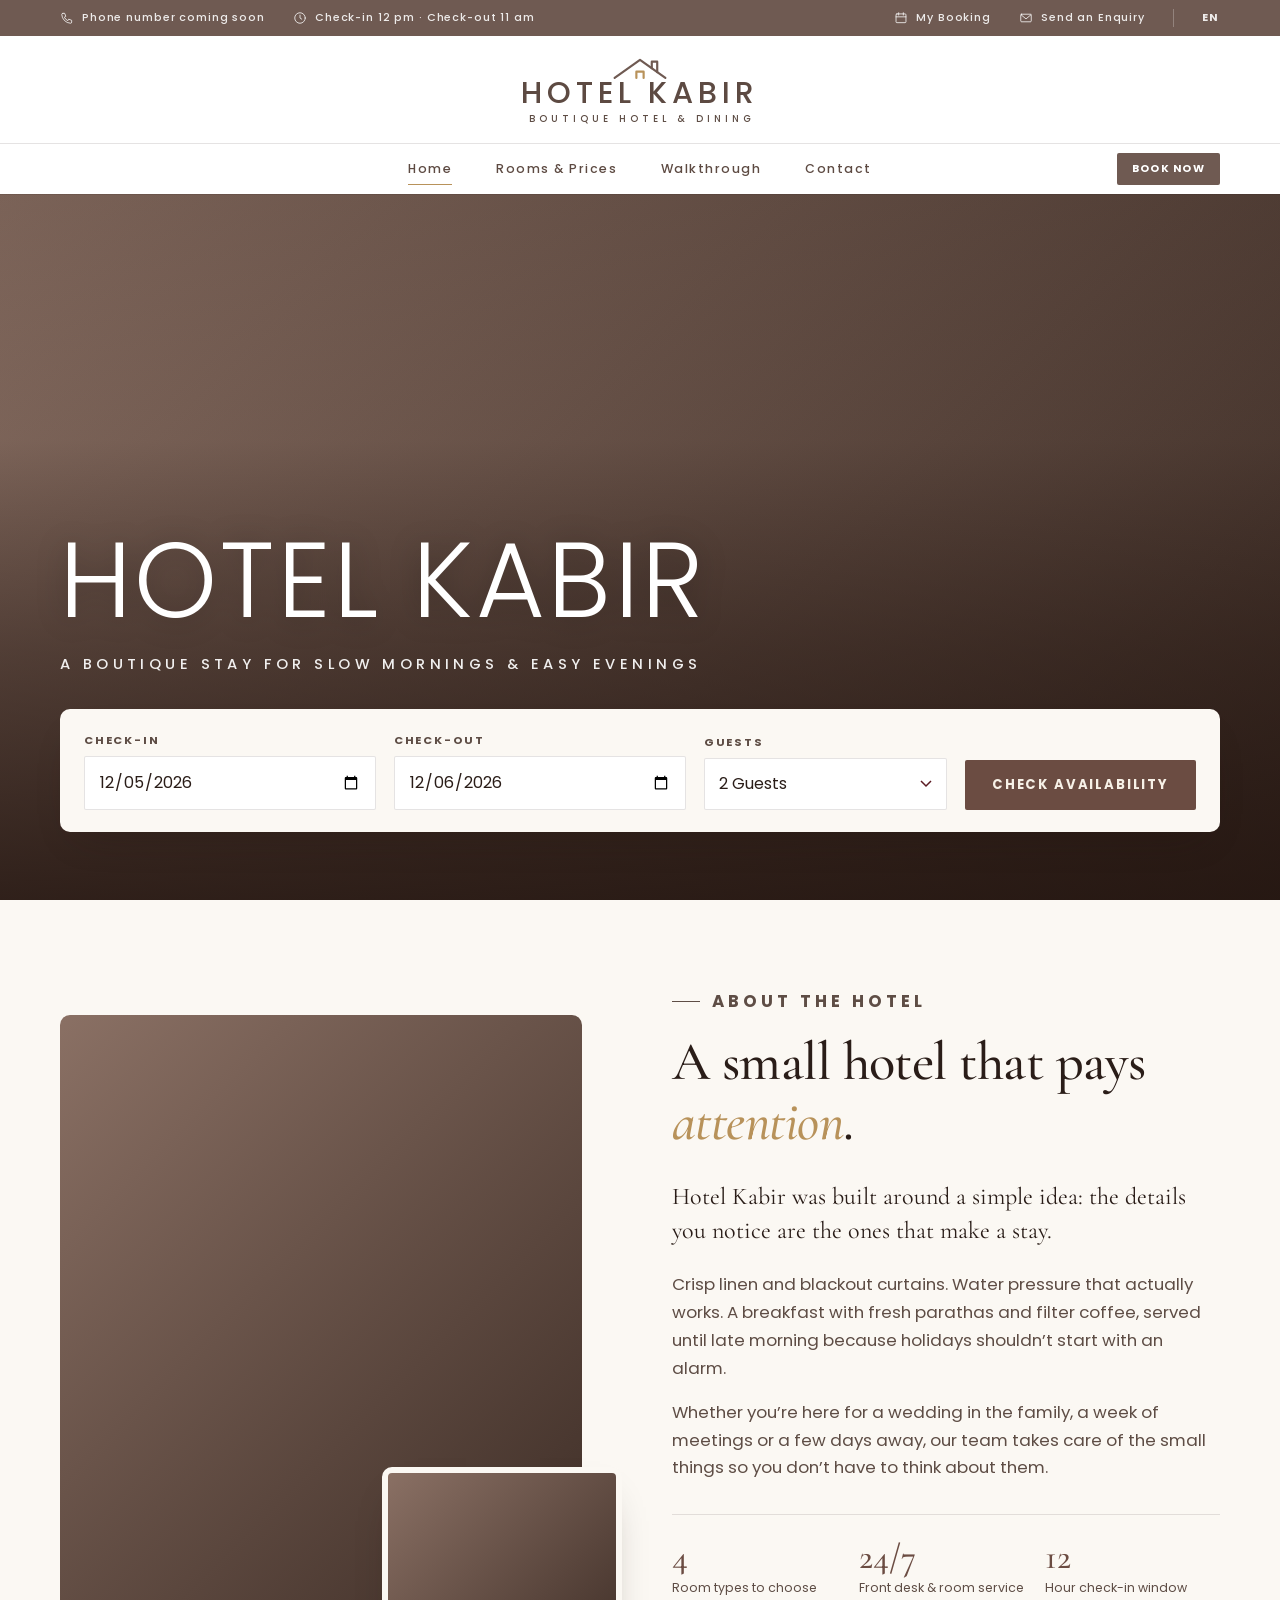
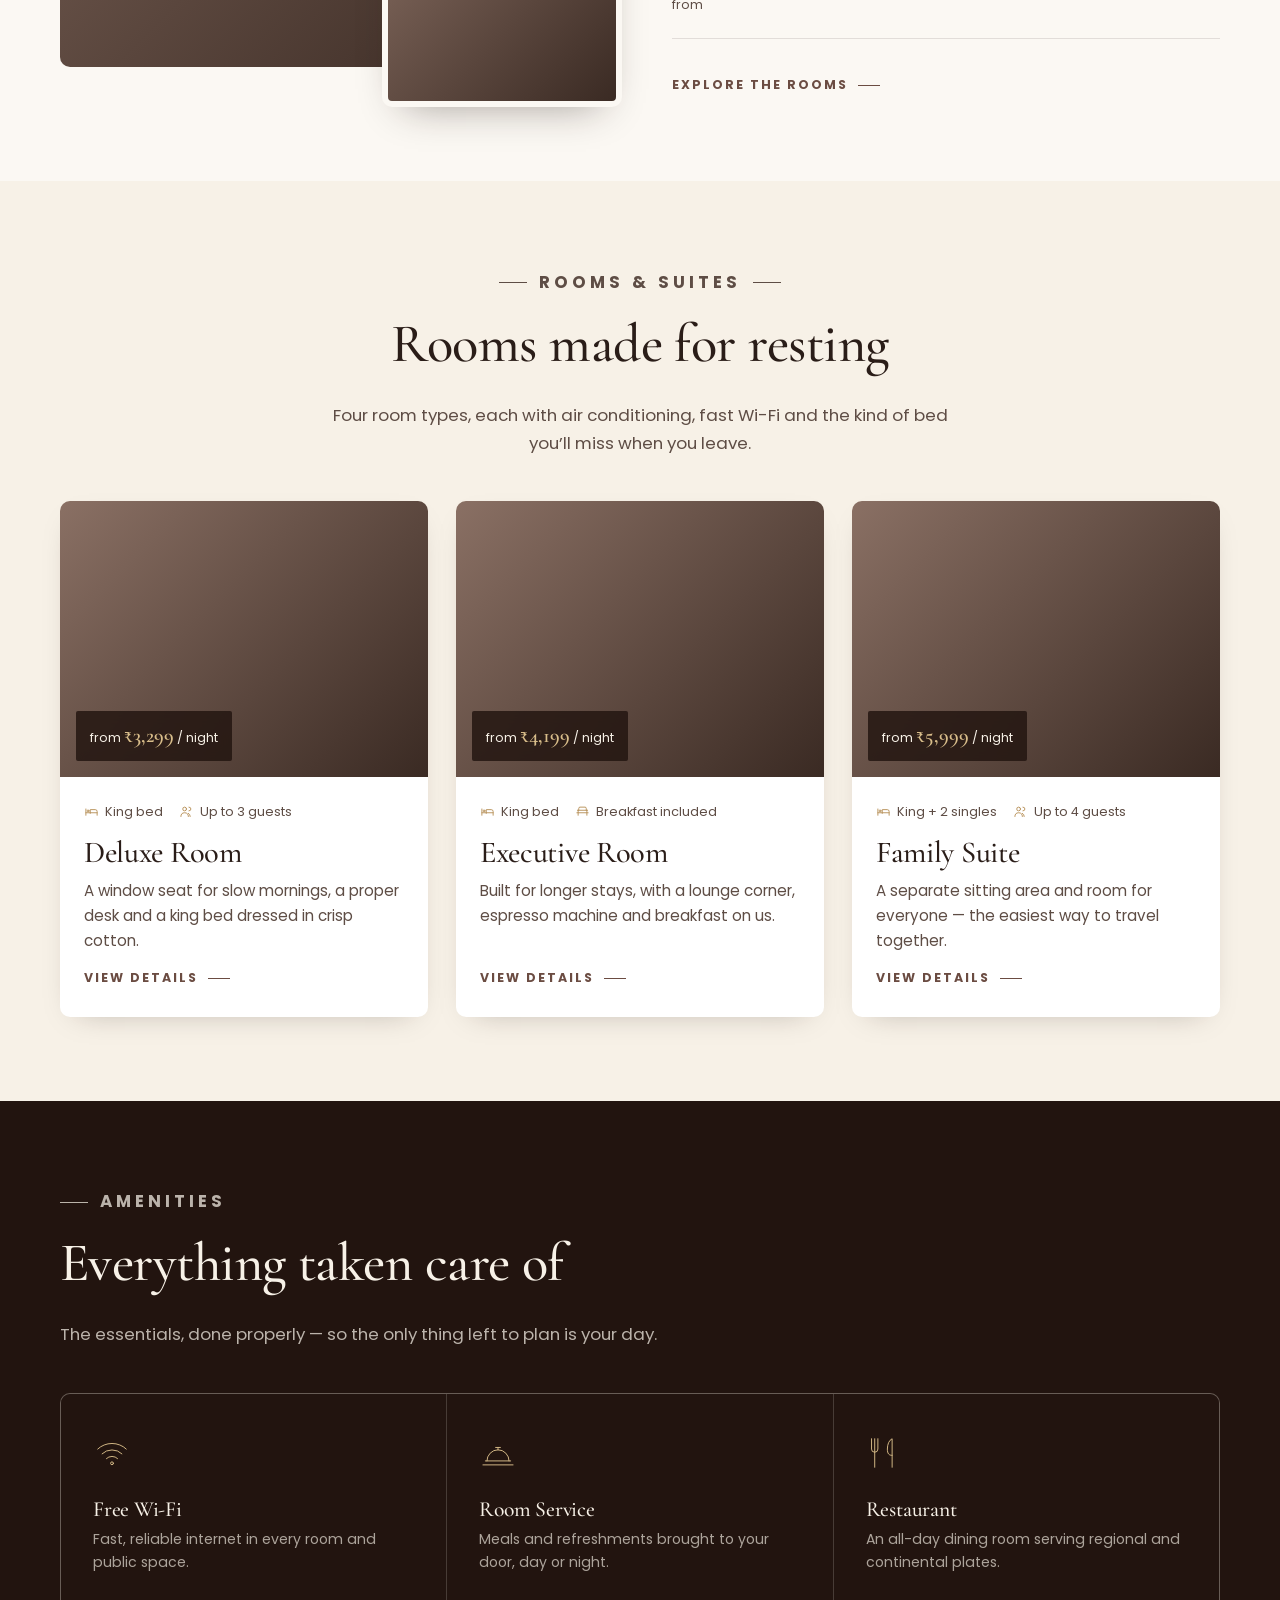
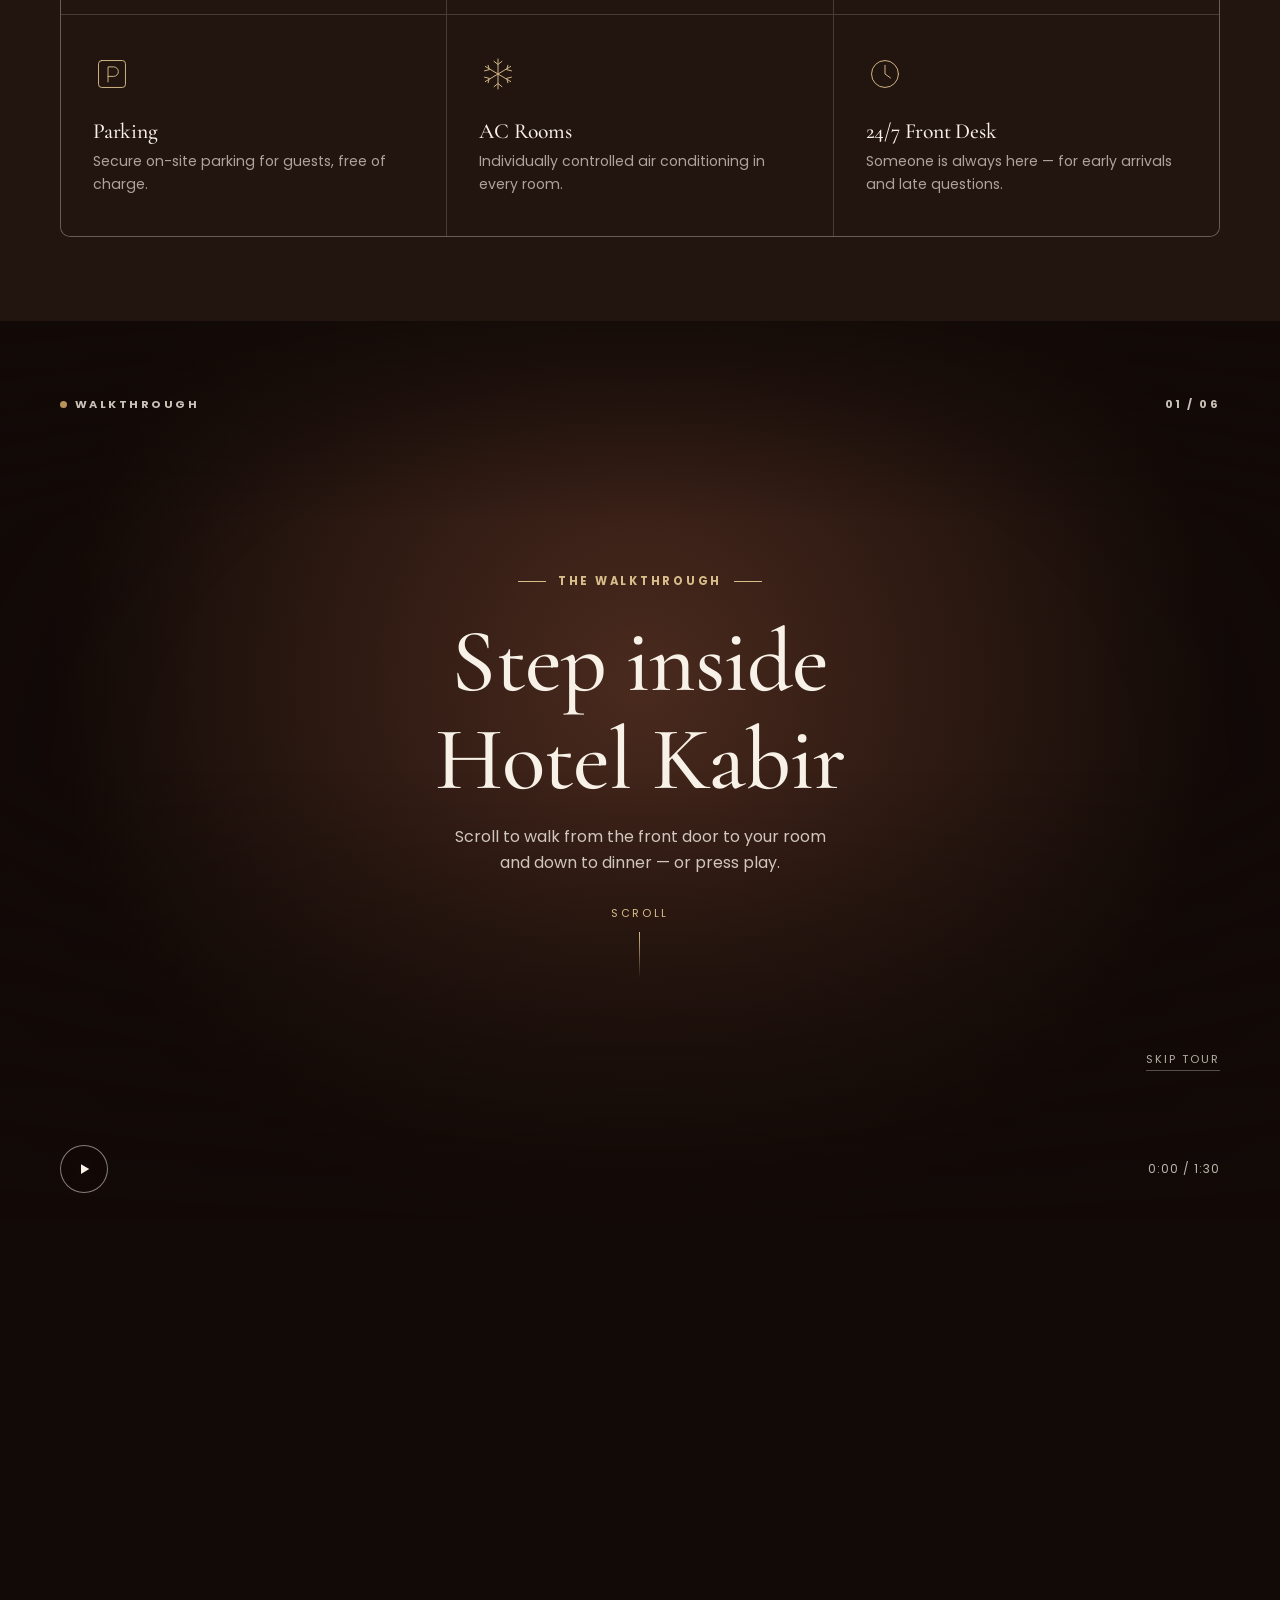
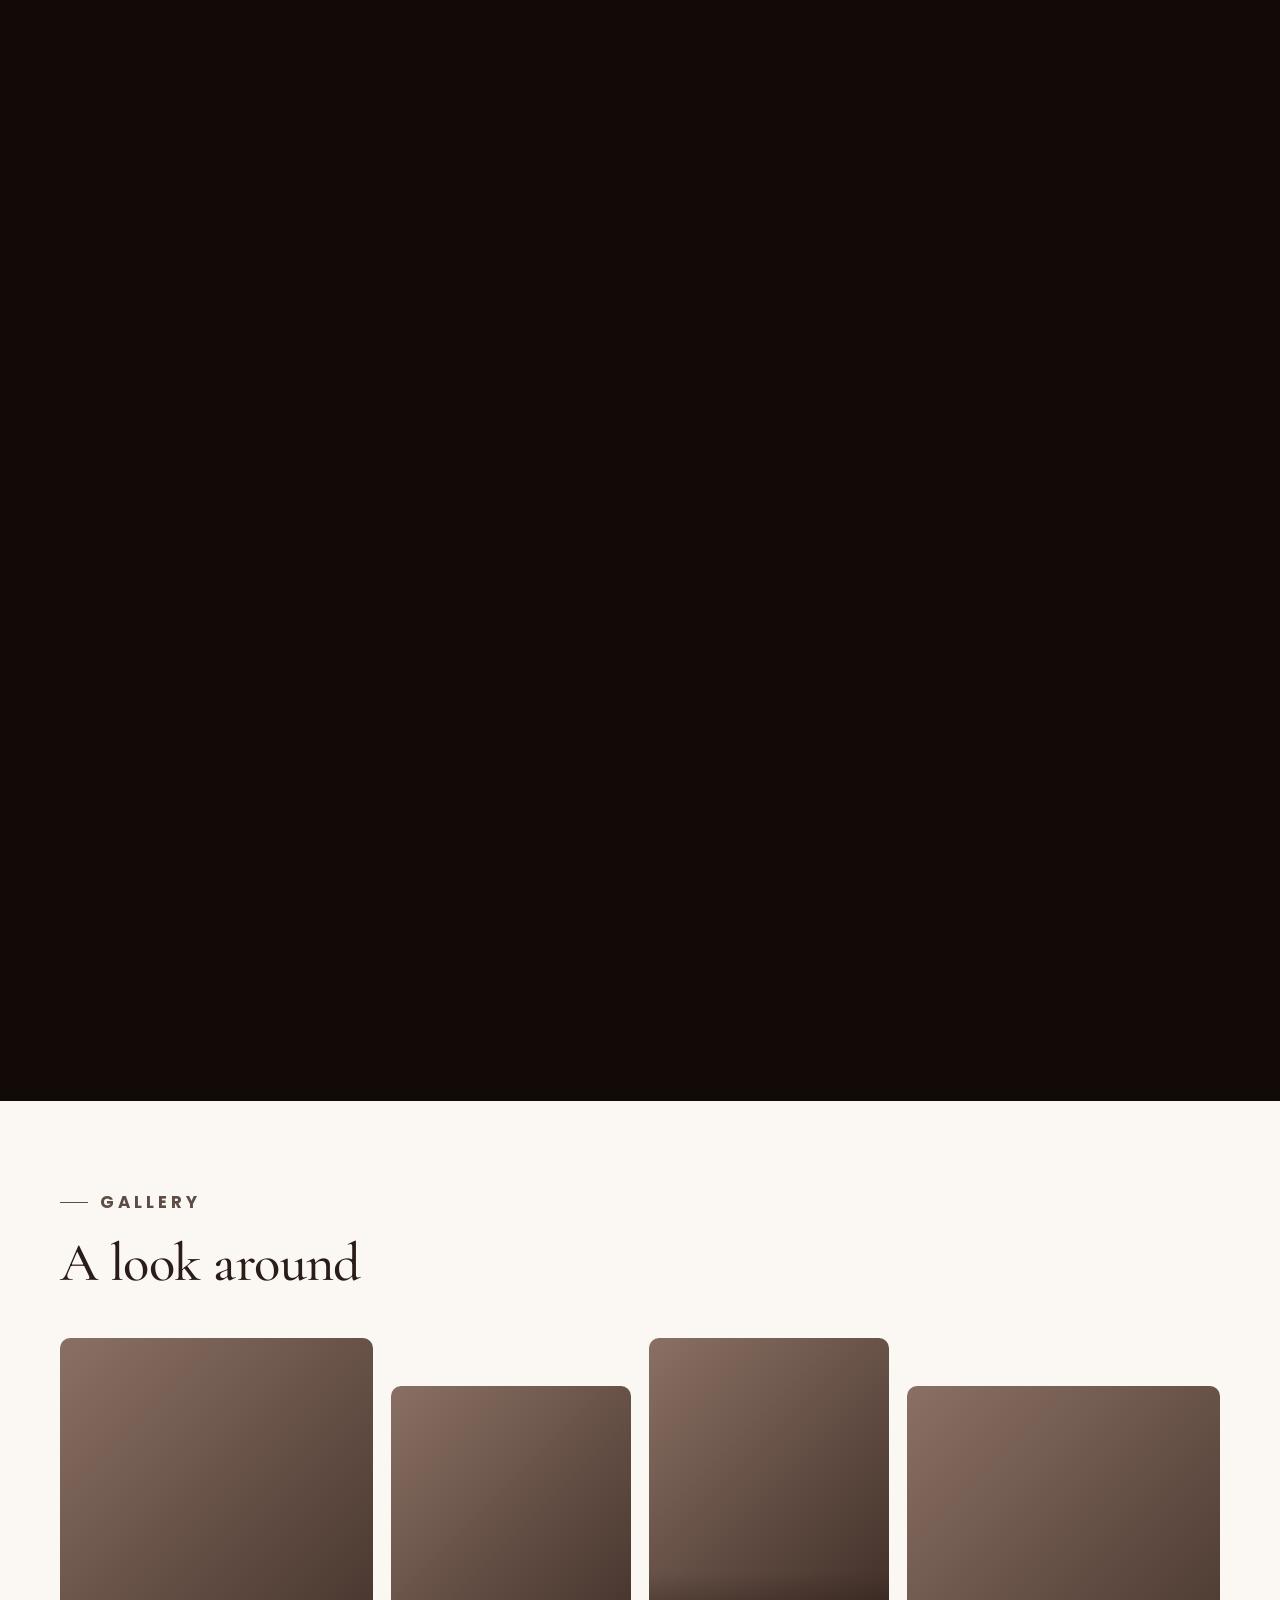
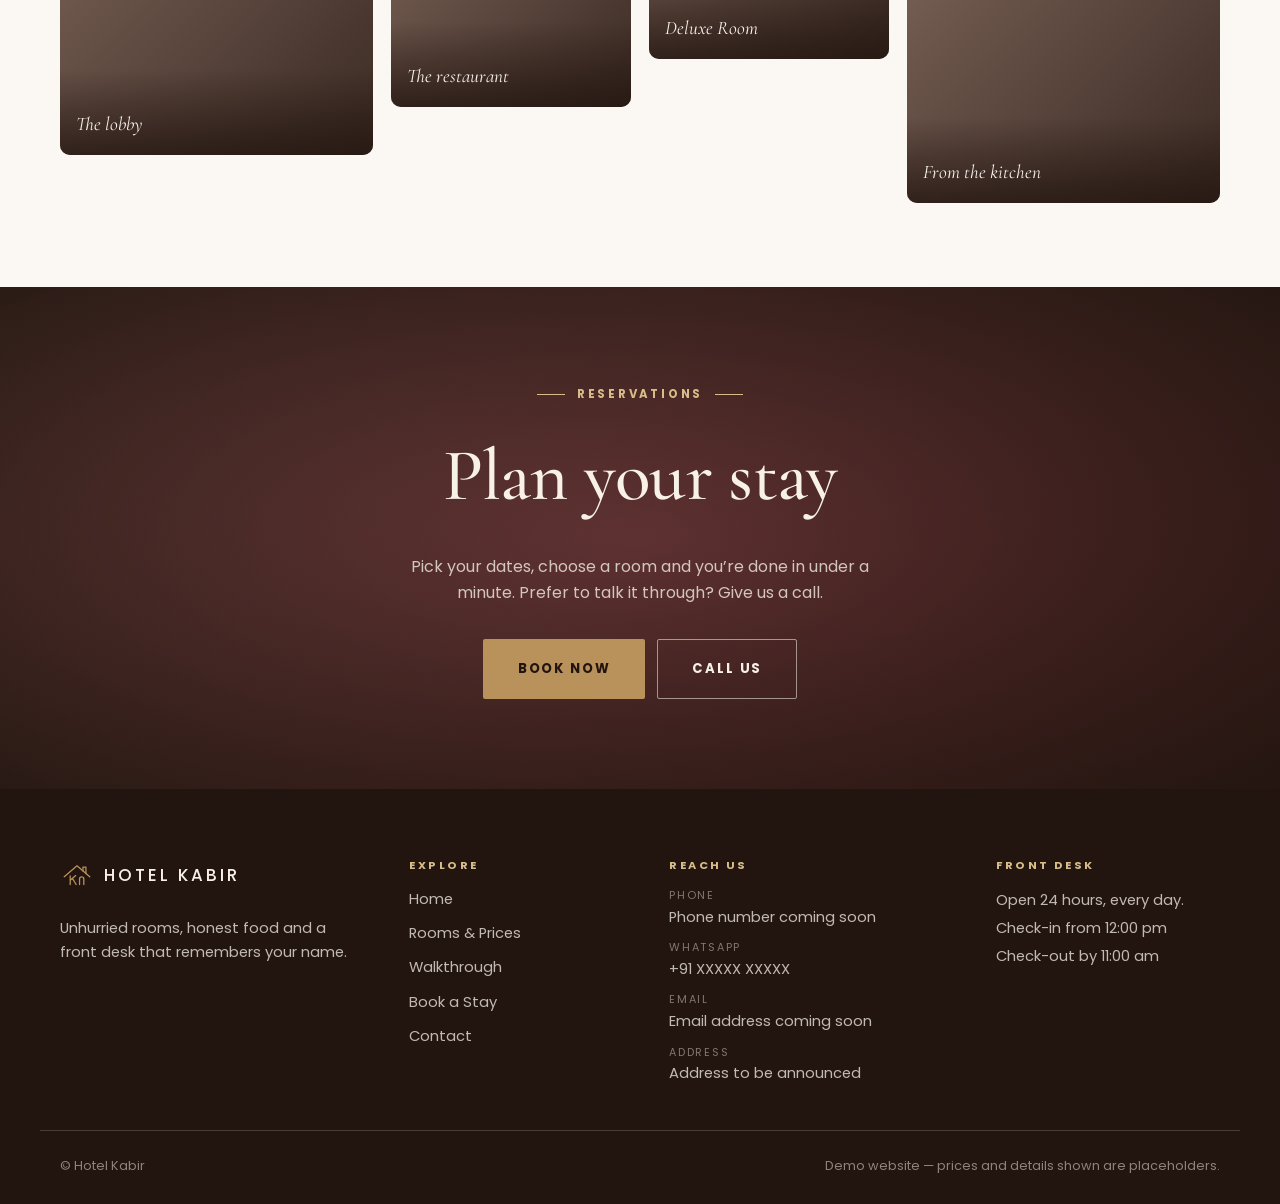
<file: index.html>
<!doctype html>
<html lang="en">
<head>
  <meta charset="utf-8">
  <meta name="viewport" content="width=device-width, initial-scale=1, viewport-fit=cover">
  <title>Hotel Kabir — Boutique Rooms, Warm Hospitality</title>
  <meta name="description" content="Hotel Kabir is a boutique hotel with thoughtfully designed rooms, an all-day restaurant and a 24/7 front desk. Check availability and book your stay online.">
  <meta name="theme-color" content="#22140f">
  <meta property="og:title" content="Hotel Kabir">
  <meta property="og:description" content="Unhurried rooms, honest food and a front desk that remembers your name.">
  <meta property="og:type" content="website">
  <link rel="icon" href="assets/favicon.svg" type="image/svg+xml">
  <link rel="preconnect" href="https://images.unsplash.com">
  <link rel="preconnect" href="https://fonts.googleapis.com">
  <link rel="preconnect" href="https://fonts.gstatic.com" crossorigin>
  <link href="https://fonts.googleapis.com/css2?family=Cormorant+Garamond:ital,wght@0,500;0,600;1,500&family=Poppins:wght@300;400;500;600&display=swap" rel="stylesheet">
  <link rel="stylesheet" href="css/style.css">
</head>
<body data-page="home">
  <div id="site-header"></div>
  <script src="js/site.js"></script>

  <main id="main">
    <!-- Hero -->
    <section class="hero" aria-label="Welcome">
      <div class="hero-media">
        <img
          src="https://images.unsplash.com/photo-1578683010236-d716f9a3f461?auto=format&fit=crop&w=1400&q=70"
          srcset="https://images.unsplash.com/photo-1578683010236-d716f9a3f461?auto=format&fit=crop&w=750&q=65 750w,
                  https://images.unsplash.com/photo-1578683010236-d716f9a3f461?auto=format&fit=crop&w=1400&q=70 1400w,
                  https://images.unsplash.com/photo-1578683010236-d716f9a3f461?auto=format&fit=crop&w=2000&q=70 2000w"
          sizes="100vw" width="1600" height="1067" alt="A softly lit guest room with a made bed and warm lamps" fetchpriority="high">
      </div>
      <div class="container hero-content">
        <div class="hero-in">
          <h1>Hotel Kabir</h1>
          <p class="hero-sub">A boutique stay for slow mornings &amp; easy evenings</p>
        </div>

        <form class="availability" id="availabilityForm" action="booking.html" method="get" novalidate data-reveal style="--d:.45s">
          <div class="field">
            <label for="av-checkin">Check-in</label>
            <input class="input" type="date" id="av-checkin" name="checkin" required>
          </div>
          <div class="field">
            <label for="av-checkout">Check-out</label>
            <input class="input" type="date" id="av-checkout" name="checkout" required>
          </div>
          <div class="field field-guests">
            <label for="av-guests">Guests</label>
            <select class="input" id="av-guests" name="guests">
              <option value="1">1 Guest</option>
              <option value="2" selected>2 Guests</option>
              <option value="3">3 Guests</option>
              <option value="4">4 Guests</option>
            </select>
          </div>
          <button class="btn btn-maroon" type="submit">Check Availability</button>
          <p class="form-error" id="av-error" role="alert"></p>
        </form>
      </div>
    </section>

    <!-- About -->
    <section class="section" id="about">
      <div class="container about-grid">
        <div class="about-media" data-reveal>
          <div class="frame">
            <img loading="lazy" decoding="async"
              src="https://images.unsplash.com/photo-1496417263034-38ec4f0b665a?auto=format&fit=crop&w=900&q=70"
              srcset="https://images.unsplash.com/photo-1496417263034-38ec4f0b665a?auto=format&fit=crop&w=600&q=65 600w,
                      https://images.unsplash.com/photo-1496417263034-38ec4f0b665a?auto=format&fit=crop&w=900&q=70 900w"
              sizes="(min-width: 900px) 45vw, 100vw" width="900" height="1125" alt="A warm, lamp-lit hotel interior">
          </div>
          <div class="frame frame-small">
            <img loading="lazy" decoding="async"
              src="https://images.unsplash.com/photo-1559599101-f09722fb4948?auto=format&fit=crop&w=500&q=65"
              width="500" height="500" alt="Breakfast served at the table">
          </div>
        </div>
        <div class="about-copy" data-reveal style="--d:.1s">
          <p class="eyebrow">About the hotel</p>
          <h2>A small hotel that pays <em class="accent">attention</em>.</h2>
          <p class="lead">Hotel Kabir was built around a simple idea: the details you notice are the ones that make a stay.</p>
          <p>Crisp linen and blackout curtains. Water pressure that actually works. A breakfast with fresh parathas and filter coffee, served until late morning because holidays shouldn&rsquo;t start with an alarm.</p>
          <p>Whether you&rsquo;re here for a wedding in the family, a week of meetings or a few days away, our team takes care of the small things so you don&rsquo;t have to think about them.</p>
          <div class="stats">
            <div class="stat"><strong>4</strong><span>Room types to choose from</span></div>
            <div class="stat"><strong>24/7</strong><span>Front desk &amp; room service</span></div>
            <div class="stat"><strong>12</strong><span>Hour check-in window</span></div>
          </div>
          <a class="link-arrow" href="rooms.html">Explore the rooms</a>
        </div>
      </div>
    </section>

    <!-- Featured rooms -->
    <section class="section bg-cream" id="rooms">
      <div class="container">
        <div class="section-head center" data-reveal>
          <p class="eyebrow center">Rooms &amp; suites</p>
          <h2>Rooms made for resting</h2>
          <p>Four room types, each with air conditioning, fast Wi-Fi and the kind of bed you&rsquo;ll miss when you leave.</p>
        </div>

        <div class="room-cards swipe" id="featuredRooms">
          <article class="room-card" data-reveal>
            <div class="room-card-media">
              <img loading="lazy" decoding="async" src="https://images.unsplash.com/photo-1618773928121-c32242e63f39?auto=format&fit=crop&w=700&q=70" width="700" height="525" alt="Deluxe Room with a king bed">
              <span class="price-tag">from <strong>₹3,299</strong> / night</span>
            </div>
            <div class="room-card-body">
              <div class="room-meta">
                <span><svg viewBox="0 0 24 24"><path d="M3 18V8m0 6h18m0 4v-6a3 3 0 0 0-3-3h-8v6"/><circle cx="6.5" cy="11" r="1.5"/></svg>King bed</span>
                <span><svg viewBox="0 0 24 24"><circle cx="9" cy="8" r="3"/><path d="M3 20a6 6 0 0 1 12 0M16 5a3 3 0 0 1 0 6m2 9a6 6 0 0 0-3-5.2"/></svg>Up to 3 guests</span>
              </div>
              <h3>Deluxe Room</h3>
              <p>A window seat for slow mornings, a proper desk and a king bed dressed in crisp cotton.</p>
              <a class="link-arrow" href="rooms.html#deluxe">View Details</a>
            </div>
          </article>

          <article class="room-card" data-reveal style="--d:.1s">
            <div class="room-card-media">
              <img loading="lazy" decoding="async" src="https://images.unsplash.com/photo-1590490360182-c33d57733427?auto=format&fit=crop&w=700&q=70" width="700" height="525" alt="Executive Room with lounge seating">
              <span class="price-tag">from <strong>₹4,199</strong> / night</span>
            </div>
            <div class="room-card-body">
              <div class="room-meta">
                <span><svg viewBox="0 0 24 24"><path d="M3 18V8m0 6h18m0 4v-6a3 3 0 0 0-3-3h-8v6"/><circle cx="6.5" cy="11" r="1.5"/></svg>King bed</span>
                <span><svg viewBox="0 0 24 24"><path d="M4 10h16M6 10V7a2 2 0 0 1 2-2h8a2 2 0 0 1 2 2v3M5 10v8m14-8v8M3 14h18"/></svg>Breakfast included</span>
              </div>
              <h3>Executive Room</h3>
              <p>Built for longer stays, with a lounge corner, espresso machine and breakfast on us.</p>
              <a class="link-arrow" href="rooms.html#executive">View Details</a>
            </div>
          </article>

          <article class="room-card" data-reveal style="--d:.2s">
            <div class="room-card-media">
              <img loading="lazy" decoding="async" src="https://images.unsplash.com/photo-1582719478250-c89cae4dc85b?auto=format&fit=crop&w=700&q=70" width="700" height="525" alt="Family Suite with a sitting area">
              <span class="price-tag">from <strong>₹5,999</strong> / night</span>
            </div>
            <div class="room-card-body">
              <div class="room-meta">
                <span><svg viewBox="0 0 24 24"><path d="M3 18V8m0 6h18m0 4v-6a3 3 0 0 0-3-3h-8v6"/><circle cx="6.5" cy="11" r="1.5"/></svg>King + 2 singles</span>
                <span><svg viewBox="0 0 24 24"><circle cx="9" cy="8" r="3"/><path d="M3 20a6 6 0 0 1 12 0M16 5a3 3 0 0 1 0 6m2 9a6 6 0 0 0-3-5.2"/></svg>Up to 4 guests</span>
              </div>
              <h3>Family Suite</h3>
              <p>A separate sitting area and room for everyone &mdash; the easiest way to travel together.</p>
              <a class="link-arrow" href="rooms.html#family">View Details</a>
            </div>
          </article>
        </div>
        <p class="swipe-hint">Swipe to see more rooms</p>
      </div>
    </section>

    <!-- Amenities -->
    <section class="section bg-dark" id="amenities">
      <div class="container">
        <div class="section-head" data-reveal>
          <p class="eyebrow">Amenities</p>
          <h2>Everything taken care of</h2>
          <p>The essentials, done properly &mdash; so the only thing left to plan is your day.</p>
        </div>
        <div class="amenities" data-reveal>
          <div class="amenity">
            <svg viewBox="0 0 48 48"><path d="M6 19a26 26 0 0 1 36 0M11.5 25a18 18 0 0 1 25 0M17 31a10 10 0 0 1 14 0"/><circle cx="24" cy="37" r="1.8"/></svg>
            <h3>Free Wi-Fi</h3>
            <p>Fast, reliable internet in every room and public space.</p>
          </div>
          <div class="amenity">
            <svg viewBox="0 0 48 48"><path d="M8 34h32M10 34a14 14 0 0 1 28 0M24 20v-3M21 17h6M5 39h38"/></svg>
            <h3>Room Service</h3>
            <p>Meals and refreshments brought to your door, day or night.</p>
          </div>
          <div class="amenity">
            <svg viewBox="0 0 48 48"><path d="M15 6v13a4 4 0 0 1-8 0V6M11 6v36M33 42V6c-4 2-6 7-6 13s2 8 6 8"/></svg>
            <h3>Restaurant</h3>
            <p>An all-day dining room serving regional and continental plates.</p>
          </div>
          <div class="amenity">
            <svg viewBox="0 0 48 48"><rect x="7" y="7" width="34" height="34" rx="4"/><path d="M19 34V15h7a6 6 0 0 1 0 12h-7"/></svg>
            <h3>Parking</h3>
            <p>Secure on-site parking for guests, free of charge.</p>
          </div>
          <div class="amenity">
            <svg viewBox="0 0 48 48"><path d="M24 5v38M8 14.5l32 19M8 33.5l32-19M19 8l5 4 5-4M19 40l5-4 5 4M7 20l6-1.5L11.5 13M41 28l-6 1.5 1.5 5.5M7 28l6 1.5-1.5 5.5M41 20l-6-1.5 1.5-5.5"/></svg>
            <h3>AC Rooms</h3>
            <p>Individually controlled air conditioning in every room.</p>
          </div>
          <div class="amenity">
            <svg viewBox="0 0 48 48"><circle cx="24" cy="24" r="17"/><path d="M24 13v11l7 5"/></svg>
            <h3>24/7 Front Desk</h3>
            <p>Someone is always here &mdash; for early arrivals and late questions.</p>
          </div>
        </div>
      </div>
    </section>

    <!-- Walkthrough: scroll-driven tour -->
    <section class="tour" id="tour" aria-label="Hotel walkthrough">
      <div class="tour-sticky">
        <div class="tour-scene" data-scene="0">
          <img loading="lazy" decoding="async" src="https://images.unsplash.com/photo-1551882547-ff40c63fe5fa?auto=format&fit=crop&w=1400&q=65" srcset="https://images.unsplash.com/photo-1551882547-ff40c63fe5fa?auto=format&fit=crop&w=800&q=60 800w, https://images.unsplash.com/photo-1551882547-ff40c63fe5fa?auto=format&fit=crop&w=1400&q=65 1400w" sizes="100vw" width="1400" height="933" alt="Hotel exterior">
        </div>
        <div class="tour-scene" data-scene="1">
          <img loading="lazy" decoding="async" src="https://images.unsplash.com/photo-1445019980597-93fa8acb246c?auto=format&fit=crop&w=1400&q=65" srcset="https://images.unsplash.com/photo-1445019980597-93fa8acb246c?auto=format&fit=crop&w=800&q=60 800w, https://images.unsplash.com/photo-1445019980597-93fa8acb246c?auto=format&fit=crop&w=1400&q=65 1400w" sizes="100vw" width="1400" height="933" alt="Hotel lobby">
        </div>
        <div class="tour-scene" data-scene="2">
          <img loading="lazy" decoding="async" src="https://images.unsplash.com/photo-1631049307264-da0ec9d70304?auto=format&fit=crop&w=1400&q=65" srcset="https://images.unsplash.com/photo-1631049307264-da0ec9d70304?auto=format&fit=crop&w=800&q=60 800w, https://images.unsplash.com/photo-1631049307264-da0ec9d70304?auto=format&fit=crop&w=1400&q=65 1400w" sizes="100vw" width="1400" height="933" alt="Guest room interior">
        </div>
        <div class="tour-scene" data-scene="3">
          <img loading="lazy" decoding="async" src="https://images.unsplash.com/photo-1505693416388-ac5ce068fe85?auto=format&fit=crop&w=1400&q=65" srcset="https://images.unsplash.com/photo-1505693416388-ac5ce068fe85?auto=format&fit=crop&w=800&q=60 800w, https://images.unsplash.com/photo-1505693416388-ac5ce068fe85?auto=format&fit=crop&w=1400&q=65 1400w" sizes="100vw" width="1400" height="933" alt="Bed with soft linen">
        </div>
        <div class="tour-scene" data-scene="4">
          <img loading="lazy" decoding="async" src="https://images.unsplash.com/photo-1584132967334-10e028bd69f7?auto=format&fit=crop&w=1400&q=65" srcset="https://images.unsplash.com/photo-1584132967334-10e028bd69f7?auto=format&fit=crop&w=800&q=60 800w, https://images.unsplash.com/photo-1584132967334-10e028bd69f7?auto=format&fit=crop&w=1400&q=65 1400w" sizes="100vw" width="1400" height="933" alt="Fresh towels in the bathroom">
        </div>
        <div class="tour-scene" data-scene="5">
          <img loading="lazy" decoding="async" src="https://images.unsplash.com/photo-1517840901100-8179e982acb7?auto=format&fit=crop&w=1400&q=65" srcset="https://images.unsplash.com/photo-1517840901100-8179e982acb7?auto=format&fit=crop&w=800&q=60 800w, https://images.unsplash.com/photo-1517840901100-8179e982acb7?auto=format&fit=crop&w=1400&q=65 1400w" sizes="100vw" width="1400" height="933" alt="Restaurant dining room">
        </div>

        <div class="tour-intro" id="tourIntro">
          <div>
            <p class="eyebrow center" style="color:var(--gold-light)">The walkthrough</p>
            <h2>Step inside<br>Hotel Kabir</h2>
            <p>Scroll to walk from the front door to your room and down to dinner &mdash; or press play.</p>
            <span class="scroll-cue">Scroll</span>
          </div>
        </div>

        <div class="tour-top container" aria-hidden="true">
          <span class="rec">Walkthrough</span>
          <span id="tourChapter">01 / 06</span>
        </div>

        <div class="tour-captions">
          <div class="tour-caption" data-caption="0"><span class="num">01 &mdash; Arrival</span><h3>The front door</h3><p>A covered drop-off, a porter for your bags and a cold drink before you&rsquo;ve even checked in.</p></div>
          <div class="tour-caption" data-caption="1"><span class="num">02 &mdash; The lobby</span><h3>A lobby to linger in</h3><p>Low lamps, deep sofas and a front desk that never closes. Check-in takes a few minutes, not a queue.</p></div>
          <div class="tour-caption" data-caption="2"><span class="num">03 &mdash; Upstairs</span><h3>Your room</h3><p>Quiet corridors open onto calm, uncluttered rooms with air conditioning you control.</p></div>
          <div class="tour-caption" data-caption="3"><span class="num">04 &mdash; Rest</span><h3>The bed, properly</h3><p>Firm mattresses, soft cotton and blackout curtains. Wake up when you want to.</p></div>
          <div class="tour-caption" data-caption="4"><span class="num">05 &mdash; Refresh</span><h3>Bath &amp; linen</h3><p>Hot water on tap, fluffy towels changed daily and toiletries that smell of something real.</p></div>
          <div class="tour-caption" data-caption="5"><span class="num">06 &mdash; Dining</span><h3>Dinner downstairs</h3><p>End the day in the dining room &mdash; or have it brought up to you. Your call.</p></div>
        </div>

        <a class="tour-skip" href="#gallery">Skip tour</a>

        <div class="tour-controls">
          <div class="container">
            <button class="tour-play" id="tourPlay" aria-label="Play walkthrough">
              <svg class="i-play" viewBox="0 0 24 24" aria-hidden="true"><path d="M8 5.5v13l11-6.5z"/></svg>
              <svg class="i-pause" viewBox="0 0 24 24" aria-hidden="true"><path d="M7 5h3.5v14H7zM13.5 5H17v14h-3.5z"/></svg>
            </button>
            <div class="tour-track" id="tourTrack">
              <button class="tour-seg" aria-label="Go to Arrival"><i></i></button>
              <button class="tour-seg" aria-label="Go to The lobby"><i></i></button>
              <button class="tour-seg" aria-label="Go to Your room"><i></i></button>
              <button class="tour-seg" aria-label="Go to The bed"><i></i></button>
              <button class="tour-seg" aria-label="Go to Bath and linen"><i></i></button>
              <button class="tour-seg" aria-label="Go to Dining"><i></i></button>
            </div>
            <span class="tour-time" id="tourTime">0:00 / 1:30</span>
          </div>
        </div>
      </div>
    </section>

    <!-- Gallery -->
    <section class="section" id="gallery">
      <div class="container">
        <div class="section-head" data-reveal>
          <p class="eyebrow">Gallery</p>
          <h2>A look around</h2>
        </div>
      </div>
      <div class="gallery" data-reveal>
        <figure><img loading="lazy" decoding="async" src="https://images.unsplash.com/photo-1564501049412-61c2a3083791?auto=format&fit=crop&w=600&q=65" width="600" height="800" alt="Hotel interior"><figcaption>The lobby</figcaption></figure>
        <figure><img loading="lazy" decoding="async" src="https://images.unsplash.com/photo-1559339352-11d035aa65de?auto=format&fit=crop&w=600&q=65" width="600" height="800" alt="Restaurant tables"><figcaption>The restaurant</figcaption></figure>
        <figure><img loading="lazy" decoding="async" src="https://images.unsplash.com/photo-1522771739844-6a9f6d5f14af?auto=format&fit=crop&w=600&q=65" width="600" height="800" alt="Bedroom detail"><figcaption>Deluxe Room</figcaption></figure>
        <figure><img loading="lazy" decoding="async" src="https://images.unsplash.com/photo-1414235077428-338989a2e8c0?auto=format&fit=crop&w=600&q=65" width="600" height="800" alt="A plated dish"><figcaption>From the kitchen</figcaption></figure>
        <figure><img loading="lazy" decoding="async" src="https://images.unsplash.com/photo-1584132915807-fd1f5fbc078f?auto=format&fit=crop&w=600&q=65" width="600" height="800" alt="Bathroom with fresh towels"><figcaption>Bath &amp; linen</figcaption></figure>
      </div>
    </section>

    <!-- CTA -->
    <section class="cta-band">
      <img loading="lazy" decoding="async" src="https://images.unsplash.com/photo-1455587734955-081b22074882?auto=format&fit=crop&w=1400&q=55" width="1400" height="933" alt="">
      <div class="container" data-reveal>
        <p class="eyebrow center">Reservations</p>
        <h2>Plan your stay</h2>
        <p>Pick your dates, choose a room and you&rsquo;re done in under a minute. Prefer to talk it through? Give us a call.</p>
        <div class="cta-actions">
          <a class="btn btn-gold btn-lg" href="booking.html">Book Now</a>
          <button class="btn btn-outline-light btn-lg" data-contact="call">Call Us</button>
        </div>
      </div>
    </section>
  </main>

  <div id="site-footer"></div>
  <script src="js/home.js" defer></script>
</body>
</html>
</file>
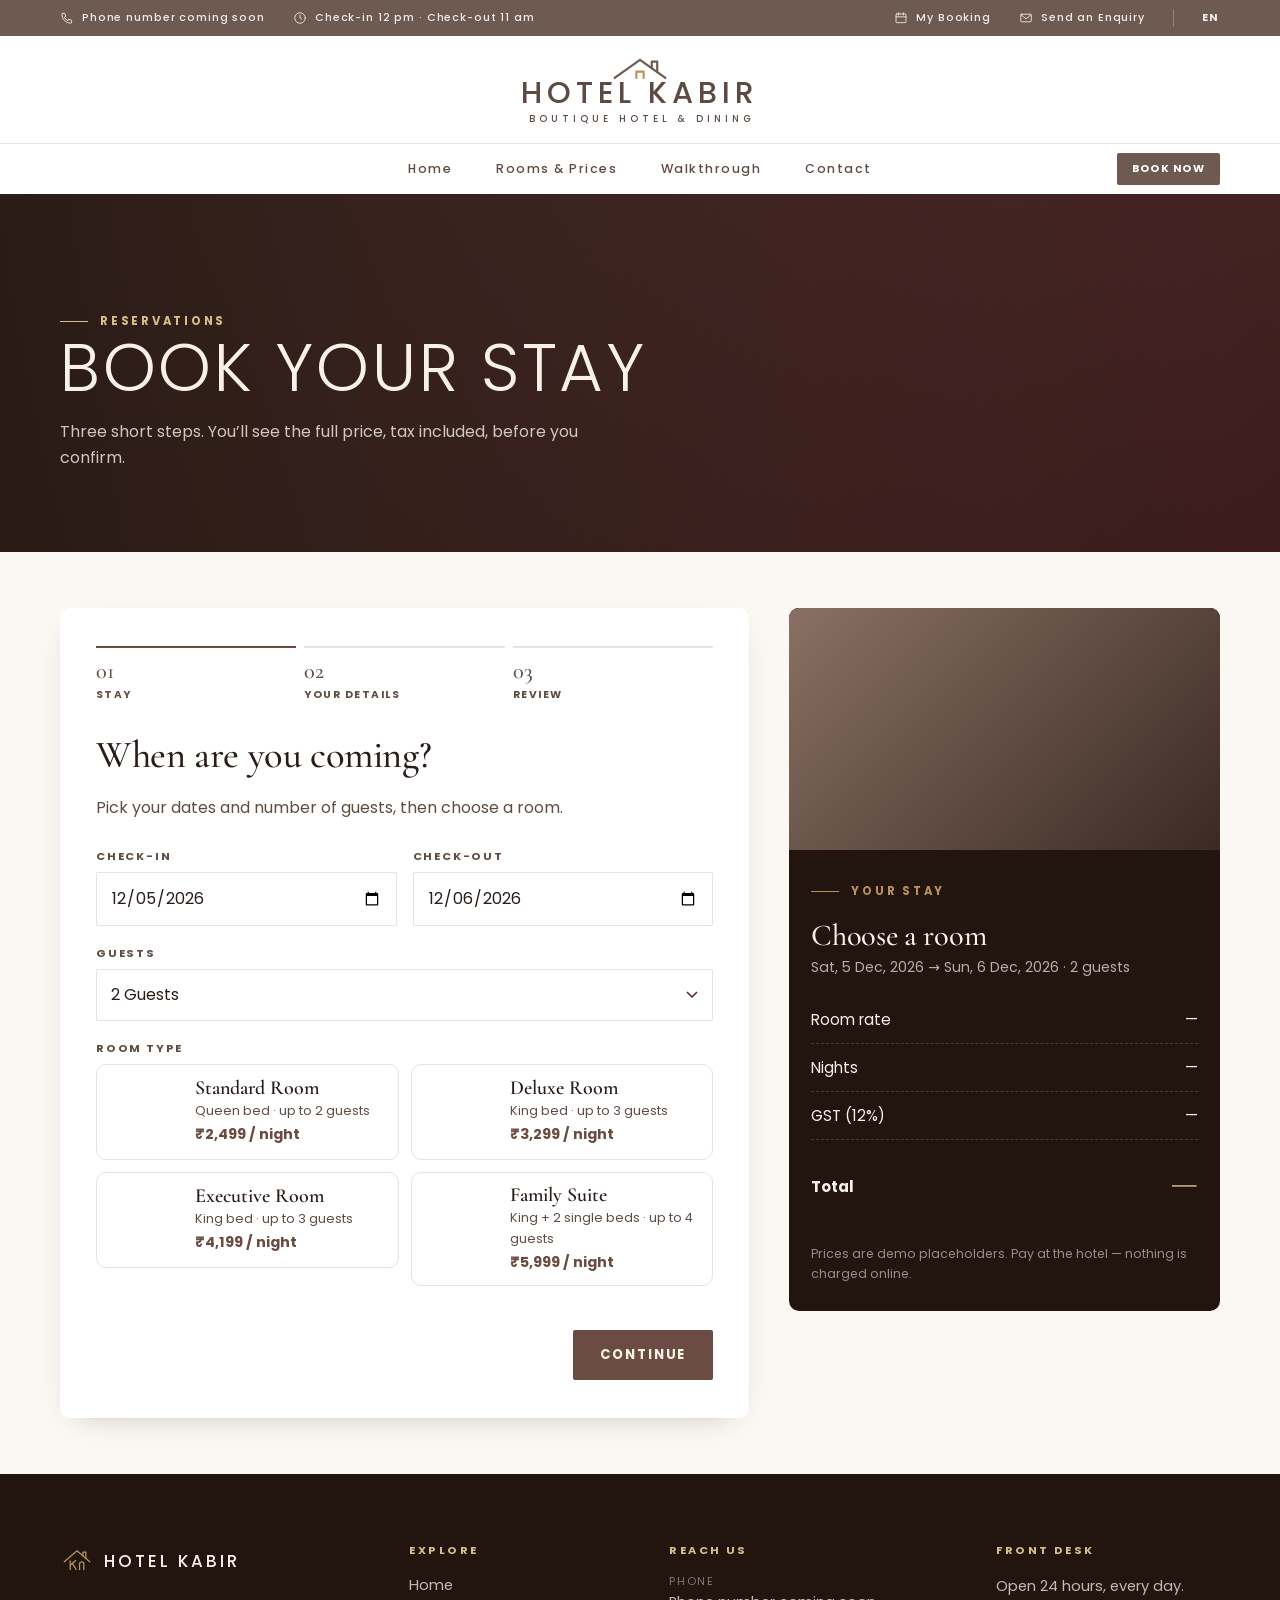
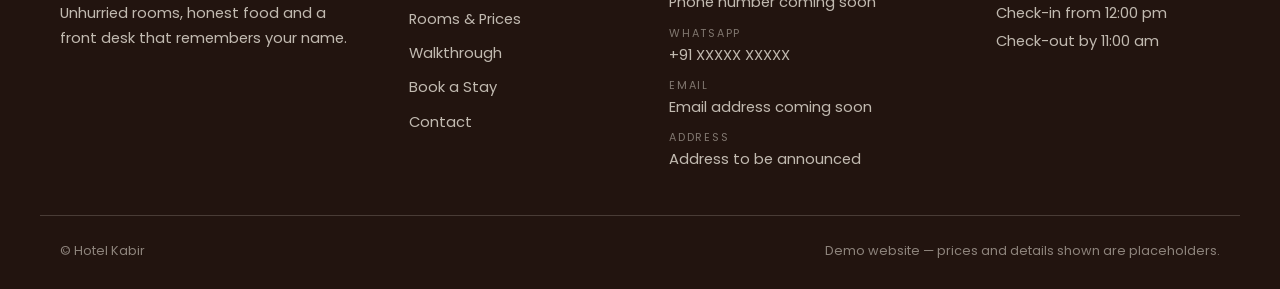
<file: booking.html>
<!doctype html>
<html lang="en">
<head>
  <meta charset="utf-8">
  <meta name="viewport" content="width=device-width, initial-scale=1, viewport-fit=cover">
  <title>Book Your Stay — Hotel Kabir</title>
  <meta name="description" content="Book a room at Hotel Kabir in three quick steps. Choose your dates and room, add your details and see the full price with GST before you confirm.">
  <meta name="theme-color" content="#22140f">
  <meta name="robots" content="noindex">
  <link rel="icon" href="assets/favicon.svg" type="image/svg+xml">
  <link rel="preconnect" href="https://images.unsplash.com">
  <link rel="preconnect" href="https://fonts.googleapis.com">
  <link rel="preconnect" href="https://fonts.gstatic.com" crossorigin>
  <link href="https://fonts.googleapis.com/css2?family=Cormorant+Garamond:ital,wght@0,500;0,600;1,500&family=Poppins:wght@300;400;500;600&display=swap" rel="stylesheet">
  <link rel="stylesheet" href="css/style.css">
</head>
<body data-page="booking">
  <div id="site-header"></div>
  <script src="js/site.js"></script>

  <main id="main">
    <section class="page-hero">
      <img src="https://images.unsplash.com/photo-1564501049412-61c2a3083791?auto=format&fit=crop&w=1400&q=60" width="1400" height="933" alt="" fetchpriority="high">
      <div class="container hero-in">
        <p class="eyebrow">Reservations</p>
        <h1>Book Your Stay</h1>
        <p>Three short steps. You&rsquo;ll see the full price, tax included, before you confirm.</p>
      </div>
    </section>

    <section class="section-tight">
      <div class="container booking-layout">
        <div class="panel" id="bookingPanel">
          <ol class="steps" id="stepper" aria-label="Booking progress">
            <li class="is-active">Stay</li>
            <li>Your details</li>
            <li>Review</li>
          </ol>

          <form id="bookingForm" novalidate>
            <!-- Step 1 -->
            <div class="step is-active" data-step="1">
              <h2>When are you coming?</h2>
              <p class="step-intro">Pick your dates and number of guests, then choose a room.</p>
              <div class="form-row cols-2">
                <div class="field" id="f-checkin">
                  <label for="checkin">Check-in</label>
                  <input class="input" type="date" id="checkin" name="checkin" required>
                  <p class="field-error"></p>
                </div>
                <div class="field" id="f-checkout">
                  <label for="checkout">Check-out</label>
                  <input class="input" type="date" id="checkout" name="checkout" required>
                  <p class="field-error"></p>
                </div>
              </div>
              <div class="field" id="f-guests">
                <label for="guests">Guests</label>
                <select class="input" id="guests" name="guests">
                  <option value="1">1 Guest</option>
                  <option value="2" selected>2 Guests</option>
                  <option value="3">3 Guests</option>
                  <option value="4">4 Guests</option>
                </select>
                <p class="field-error"></p>
              </div>
              <div class="field" id="f-room">
                <span class="label" id="roomLabel">Room type</span>
                <div class="room-options" id="roomOptions" role="radiogroup" aria-labelledby="roomLabel"></div>
                <p class="field-error"></p>
              </div>
              <div class="step-actions">
                <button type="button" class="btn btn-maroon" data-next>Continue</button>
              </div>
            </div>

            <!-- Step 2 -->
            <div class="step" data-step="2">
              <h2>Who&rsquo;s staying?</h2>
              <p class="step-intro">We&rsquo;ll use these details for your reservation only.</p>
              <div class="field" id="f-name">
                <label for="name">Full name</label>
                <input class="input" type="text" id="name" name="name" autocomplete="name" required>
                <p class="field-error"></p>
              </div>
              <div class="form-row cols-2">
                <div class="field" id="f-phone">
                  <label for="phone">Mobile number</label>
                  <input class="input" type="tel" id="phone" name="phone" autocomplete="tel" inputmode="tel" placeholder="10-digit mobile number" required>
                  <p class="field-error"></p>
                </div>
                <div class="field" id="f-email">
                  <label for="email">Email</label>
                  <input class="input" type="email" id="email" name="email" autocomplete="email" inputmode="email" placeholder="you@example.com" required>
                  <p class="field-error"></p>
                </div>
              </div>
              <div class="field">
                <label for="requests">Special requests <span class="optional">(optional)</span></label>
                <textarea class="input" id="requests" name="requests" maxlength="500" placeholder="Early check-in, extra pillows, an airport pickup&hellip;"></textarea>
              </div>
              <div class="step-actions">
                <button type="button" class="btn btn-ghost" data-back>Back</button>
                <button type="button" class="btn btn-maroon" data-next>Review Booking</button>
              </div>
            </div>

            <!-- Step 3 -->
            <div class="step light" data-step="3">
              <h2>Review your booking</h2>
              <p class="step-intro">Please check everything looks right.</p>
              <div class="review-grid" id="reviewGrid"></div>
              <ul class="breakdown" id="reviewBreakdown"></ul>
              <div class="step-actions">
                <button type="button" class="btn btn-ghost" data-back>Back</button>
                <button type="submit" class="btn btn-maroon">Confirm Booking</button>
              </div>
            </div>
          </form>

          <!-- Success -->
          <div class="success light" id="successScreen" hidden tabindex="-1">
            <div class="success-mark"><svg viewBox="0 0 24 24"><path d="M5 12.5l4.5 4.5L19 7.5"/></svg></div>
            <p class="eyebrow center">Booking confirmed</p>
            <h2>See you soon, <span id="successName">guest</span>.</h2>
            <p>Your booking ID</p>
            <div class="booking-id" id="bookingId">HK-0000</div><br>
            <p class="demo-note"><strong>This is a demo &mdash; no payment taken.</strong> No details have been sent or stored anywhere.</p>
            <ul class="breakdown" id="successBreakdown"></ul>
            <div class="success-actions">
              <a class="btn btn-maroon" href="index.html">Back to Home</a>
              <a class="btn btn-ghost" href="booking.html">Make Another Booking</a>
            </div>
          </div>
        </div>

        <aside class="summary" aria-live="polite" aria-label="Price summary">
          <div class="summary-media"><img id="sumImg" src="https://images.unsplash.com/photo-1618773928121-c32242e63f39?auto=format&fit=crop&w=700&q=65" width="700" height="394" alt=""></div>
          <div class="summary-body">
            <p class="eyebrow">Your stay</p>
            <h3 id="sumRoom">Choose a room</h3>
            <p class="summary-dates" id="sumDates">Select your dates</p>
            <ul class="breakdown" id="sumBreakdown"></ul>
            <p class="summary-note">Prices are demo placeholders. Pay at the hotel &mdash; nothing is charged online.</p>
          </div>
        </aside>
      </div>
    </section>
  </main>

  <div id="site-footer"></div>
  <script src="js/booking.js" defer></script>
</body>
</html>
</file>
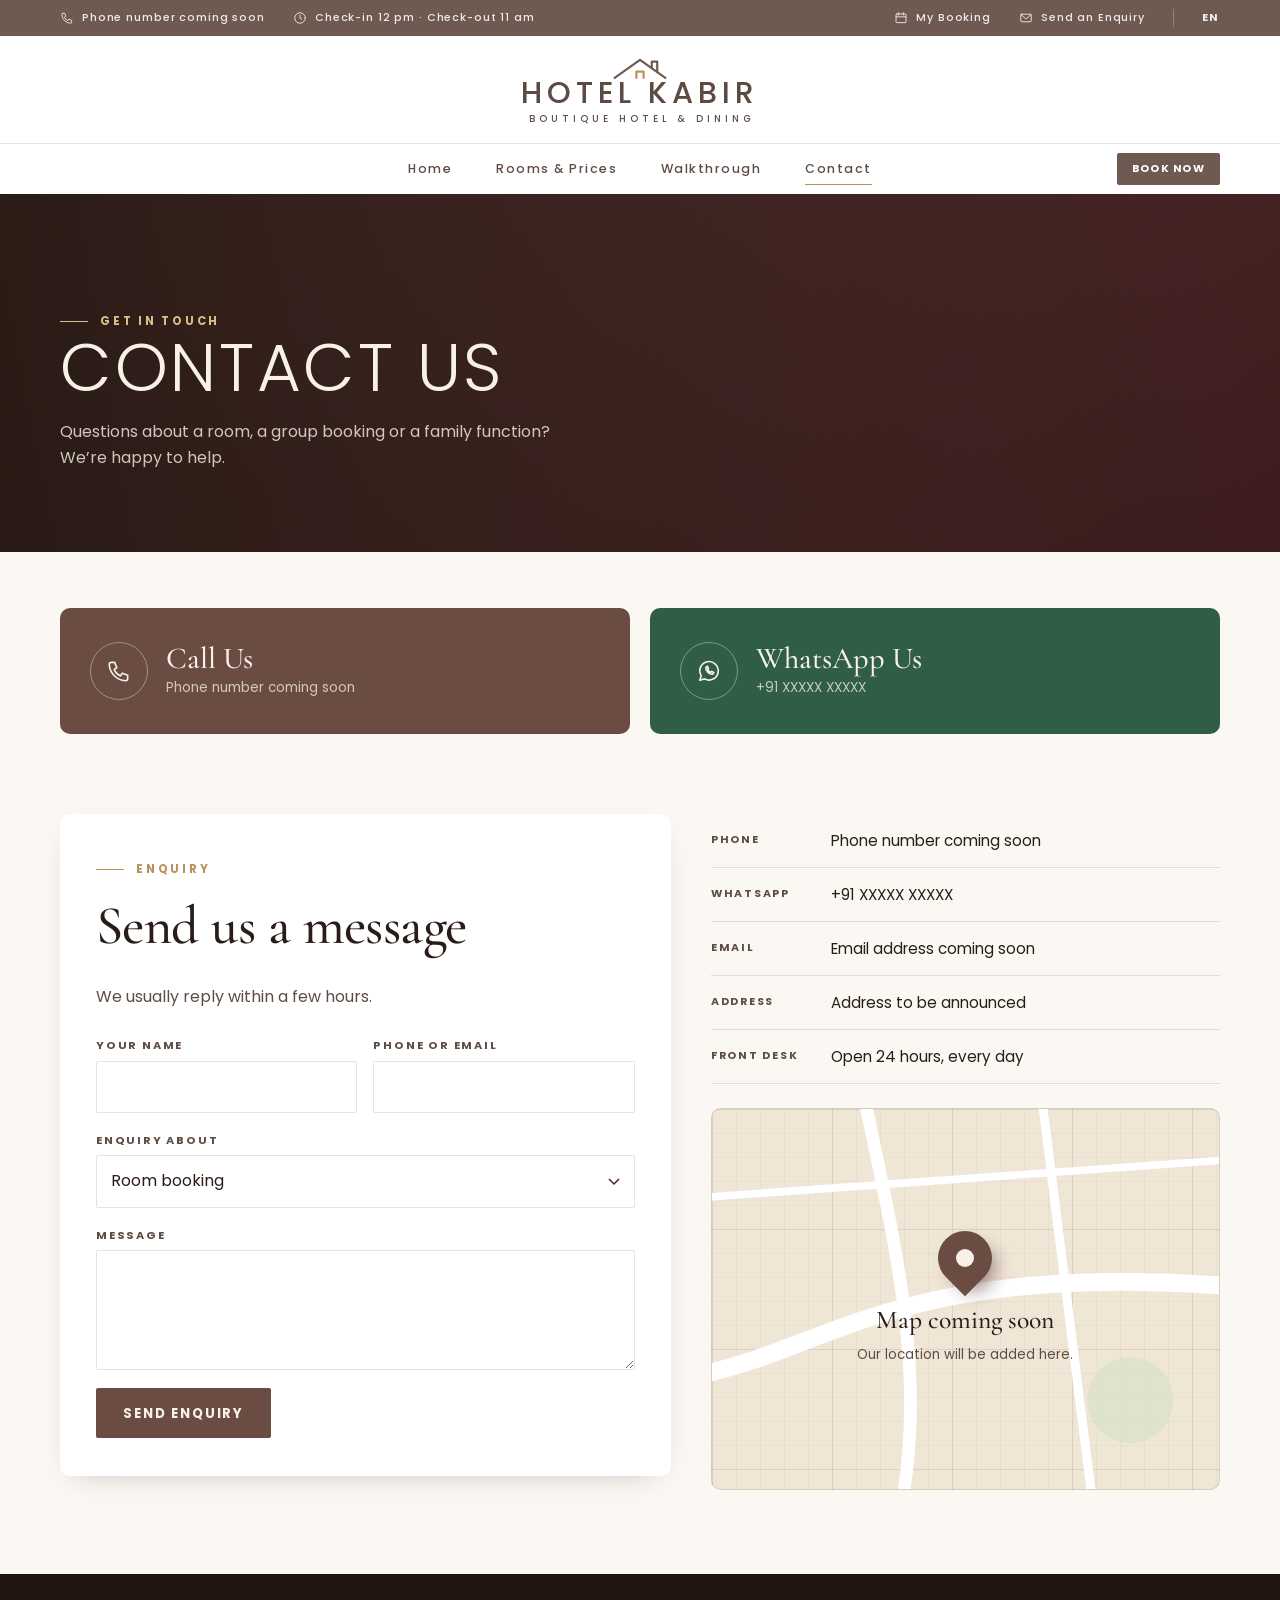
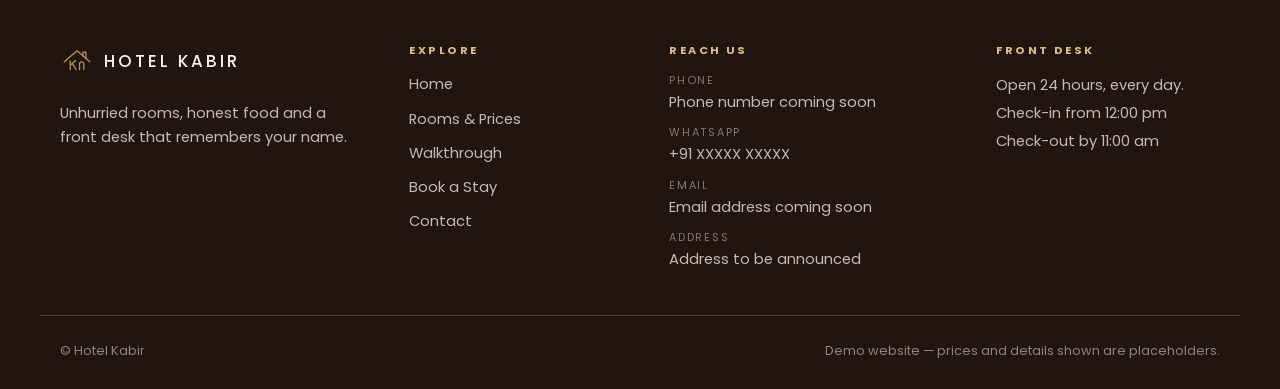
<file: contact.html>
<!doctype html>
<html lang="en">
<head>
  <meta charset="utf-8">
  <meta name="viewport" content="width=device-width, initial-scale=1, viewport-fit=cover">
  <title>Contact — Hotel Kabir</title>
  <meta name="description" content="Get in touch with Hotel Kabir. Send an enquiry about rooms, group stays or events and our team will get back to you.">
  <meta name="theme-color" content="#22140f">
  <link rel="icon" href="assets/favicon.svg" type="image/svg+xml">
  <link rel="preconnect" href="https://images.unsplash.com">
  <link rel="preconnect" href="https://fonts.googleapis.com">
  <link rel="preconnect" href="https://fonts.gstatic.com" crossorigin>
  <link href="https://fonts.googleapis.com/css2?family=Cormorant+Garamond:ital,wght@0,500;0,600;1,500&family=Poppins:wght@300;400;500;600&display=swap" rel="stylesheet">
  <link rel="stylesheet" href="css/style.css">
</head>
<body data-page="contact">
  <div id="site-header"></div>
  <script src="js/site.js"></script>

  <main id="main">
    <section class="page-hero">
      <img src="https://images.unsplash.com/photo-1445019980597-93fa8acb246c?auto=format&fit=crop&w=1400&q=60" width="1400" height="933" alt="" fetchpriority="high">
      <div class="container hero-in">
        <p class="eyebrow">Get in touch</p>
        <h1>Contact Us</h1>
        <p>Questions about a room, a group booking or a family function? We&rsquo;re happy to help.</p>
      </div>
    </section>

    <section class="section-tight">
      <div class="container">
        <div class="contact-cta" data-reveal>
          <button class="contact-big call" data-contact="call">
            <span class="ic"><svg viewBox="0 0 24 24"><path d="M5 4h3l2 5-2.5 1.5a11 11 0 0 0 6 6L15 14l5 2v3a2 2 0 0 1-2 2A16 16 0 0 1 3 6a2 2 0 0 1 2-2"/></svg></span>
            <span><strong>Call Us</strong><small>Phone number coming soon</small></span>
          </button>
          <button class="contact-big wa" data-contact="whatsapp">
            <span class="ic"><svg viewBox="0 0 24 24"><path d="M3.5 20.5l1.3-4.2A8.5 8.5 0 1 1 8 19.3z"/><path d="M9 8.8c0 3.3 2.9 6.2 6.2 6.2l1.3-1.6-2-1-1 .8a4.4 4.4 0 0 1-2.7-2.7l.8-1-1-2z"/></svg></span>
            <span><strong>WhatsApp Us</strong><small>+91 XXXXX XXXXX</small></span>
          </button>
        </div>
      </div>
    </section>

    <section class="section" id="enquiry" style="padding-top:24px">
      <div class="container contact-grid">
        <div class="panel" data-reveal>
          <div id="enquiryWrap">
            <p class="eyebrow">Enquiry</p>
            <h2>Send us a message</h2>
            <p class="step-intro">We usually reply within a few hours.</p>
            <form id="enquiryForm" novalidate>
              <div class="form-row cols-2">
                <div class="field" id="e-name">
                  <label for="en-name">Your name</label>
                  <input class="input" id="en-name" name="name" autocomplete="name" required>
                  <p class="field-error"></p>
                </div>
                <div class="field" id="e-contact">
                  <label for="en-contact">Phone or email</label>
                  <input class="input" id="en-contact" name="contact" autocomplete="email" required>
                  <p class="field-error"></p>
                </div>
              </div>
              <div class="field">
                <label for="en-topic">Enquiry about</label>
                <select class="input" id="en-topic" name="topic">
                  <option>Room booking</option>
                  <option>Group or family stay</option>
                  <option>Events &amp; functions</option>
                  <option>Restaurant</option>
                  <option>Something else</option>
                </select>
              </div>
              <div class="field" id="e-message">
                <label for="en-message">Message</label>
                <textarea class="input" id="en-message" name="message" maxlength="1000" required></textarea>
                <p class="field-error"></p>
              </div>
              <button class="btn btn-maroon" type="submit">Send Enquiry</button>
            </form>
          </div>
          <div class="thanks" id="enquiryThanks" hidden tabindex="-1">
            <div class="success-mark"><svg viewBox="0 0 24 24"><path d="M5 12.5l4.5 4.5L19 7.5"/></svg></div>
            <h3>Thank you, <span id="thanksName"></span>.</h3>
            <p>Your message has been noted and our team will be in touch soon.<br><small>(Demo only &mdash; nothing was sent.)</small></p>
            <button class="btn btn-ghost" id="enquiryAgain" type="button">Send another message</button>
          </div>
        </div>

        <div data-reveal style="--d:.1s">
          <ul class="info-list">
            <li><span>Phone</span>Phone number coming soon</li>
            <li><span>WhatsApp</span>+91 XXXXX XXXXX</li>
            <li><span>Email</span>Email address coming soon</li>
            <li><span>Address</span>Address to be announced</li>
            <li><span>Front desk</span>Open 24 hours, every day</li>
          </ul>
          <div class="map-placeholder" role="img" aria-label="Map placeholder: location will be added later">
            <svg class="roads" viewBox="0 0 400 300" preserveAspectRatio="none" aria-hidden="true">
              <path d="M-10 210 C 90 190, 150 120, 410 140" fill="none" stroke="#fff" stroke-width="14"/>
              <path d="M120 -10 C 140 90, 170 200, 150 310" fill="none" stroke="#fff" stroke-width="10"/>
              <path d="M260 -10 L 300 310" fill="none" stroke="#fff" stroke-width="7"/>
              <path d="M-10 70 L 410 40" fill="none" stroke="#fff" stroke-width="6"/>
              <circle cx="330" cy="230" r="34" fill="#d9e3c9" opacity=".7"/>
            </svg>
            <div class="map-inner">
              <div class="map-pin"></div>
              <strong>Map coming soon</strong>
              <small>Our location will be added here.</small>
            </div>
          </div>
        </div>
      </div>
    </section>
  </main>

  <div id="site-footer"></div>
  <script src="js/contact.js" defer></script>
</body>
</html>
</file>
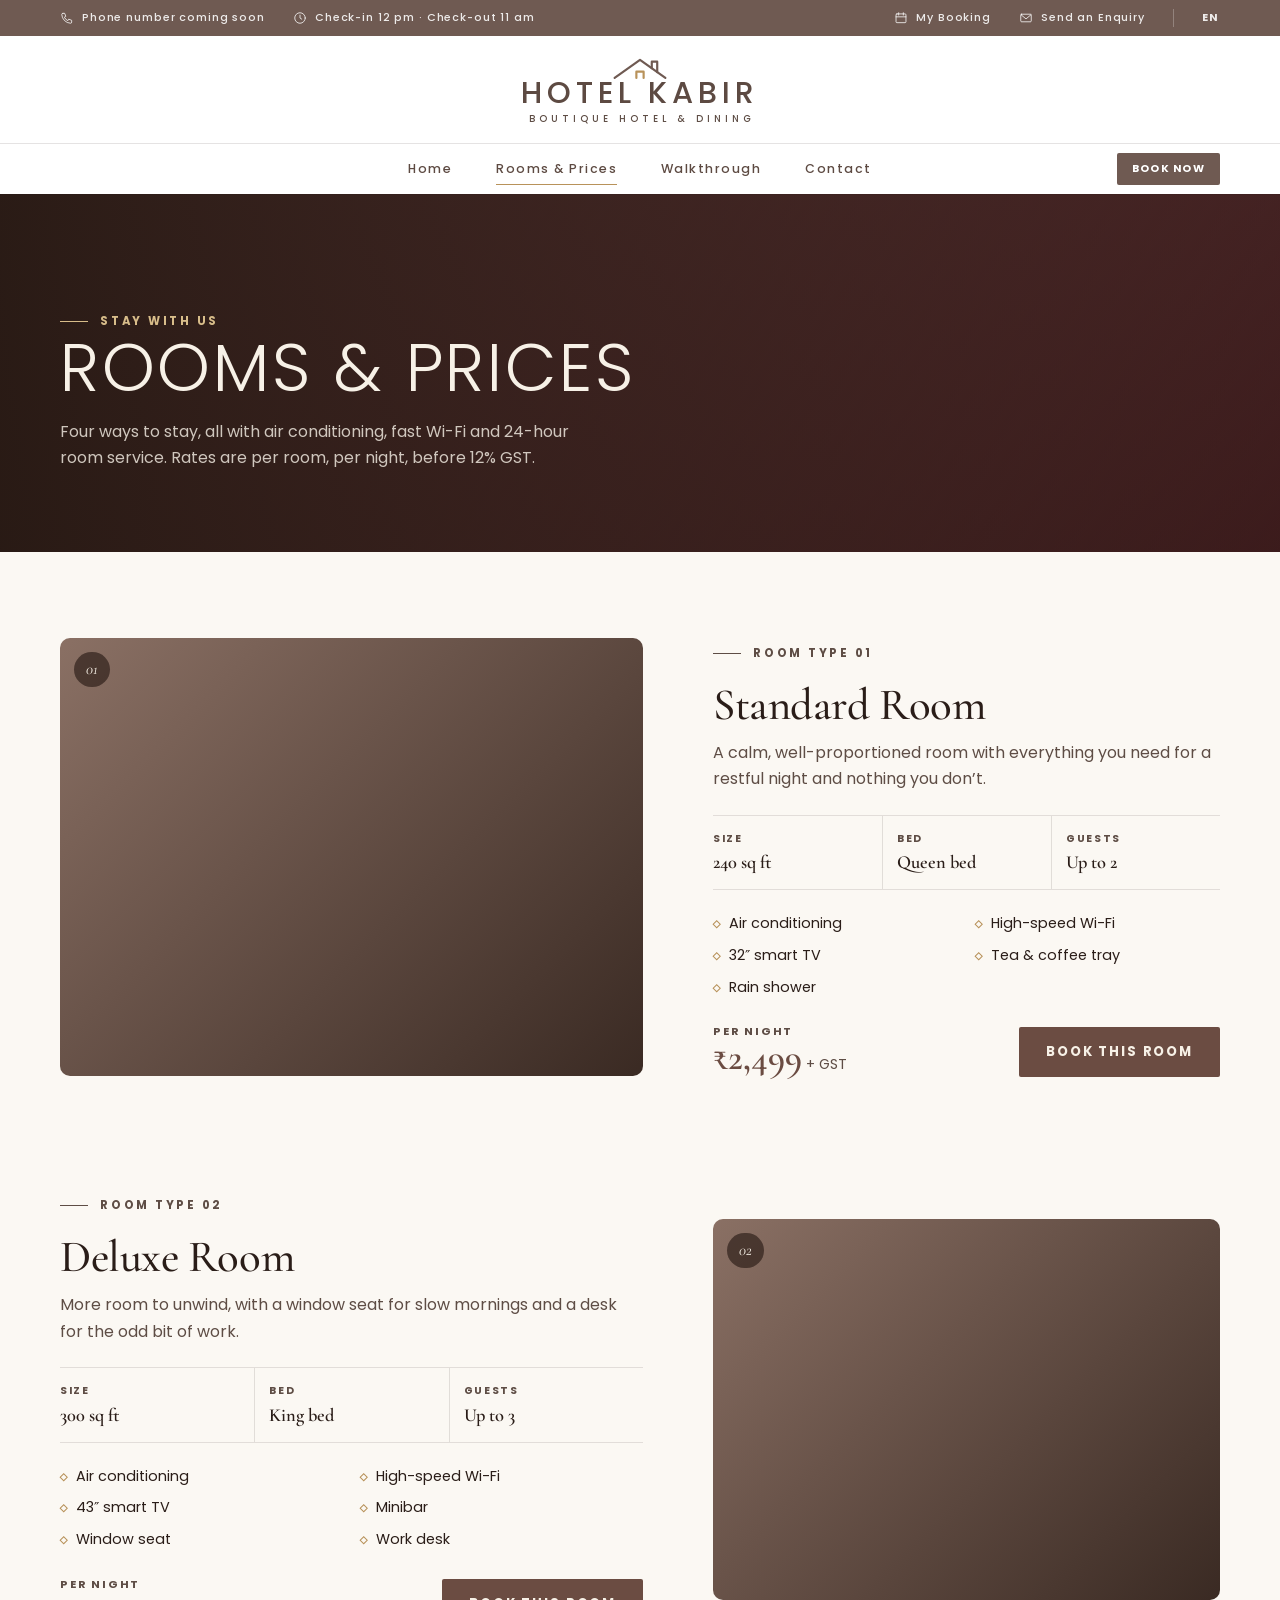
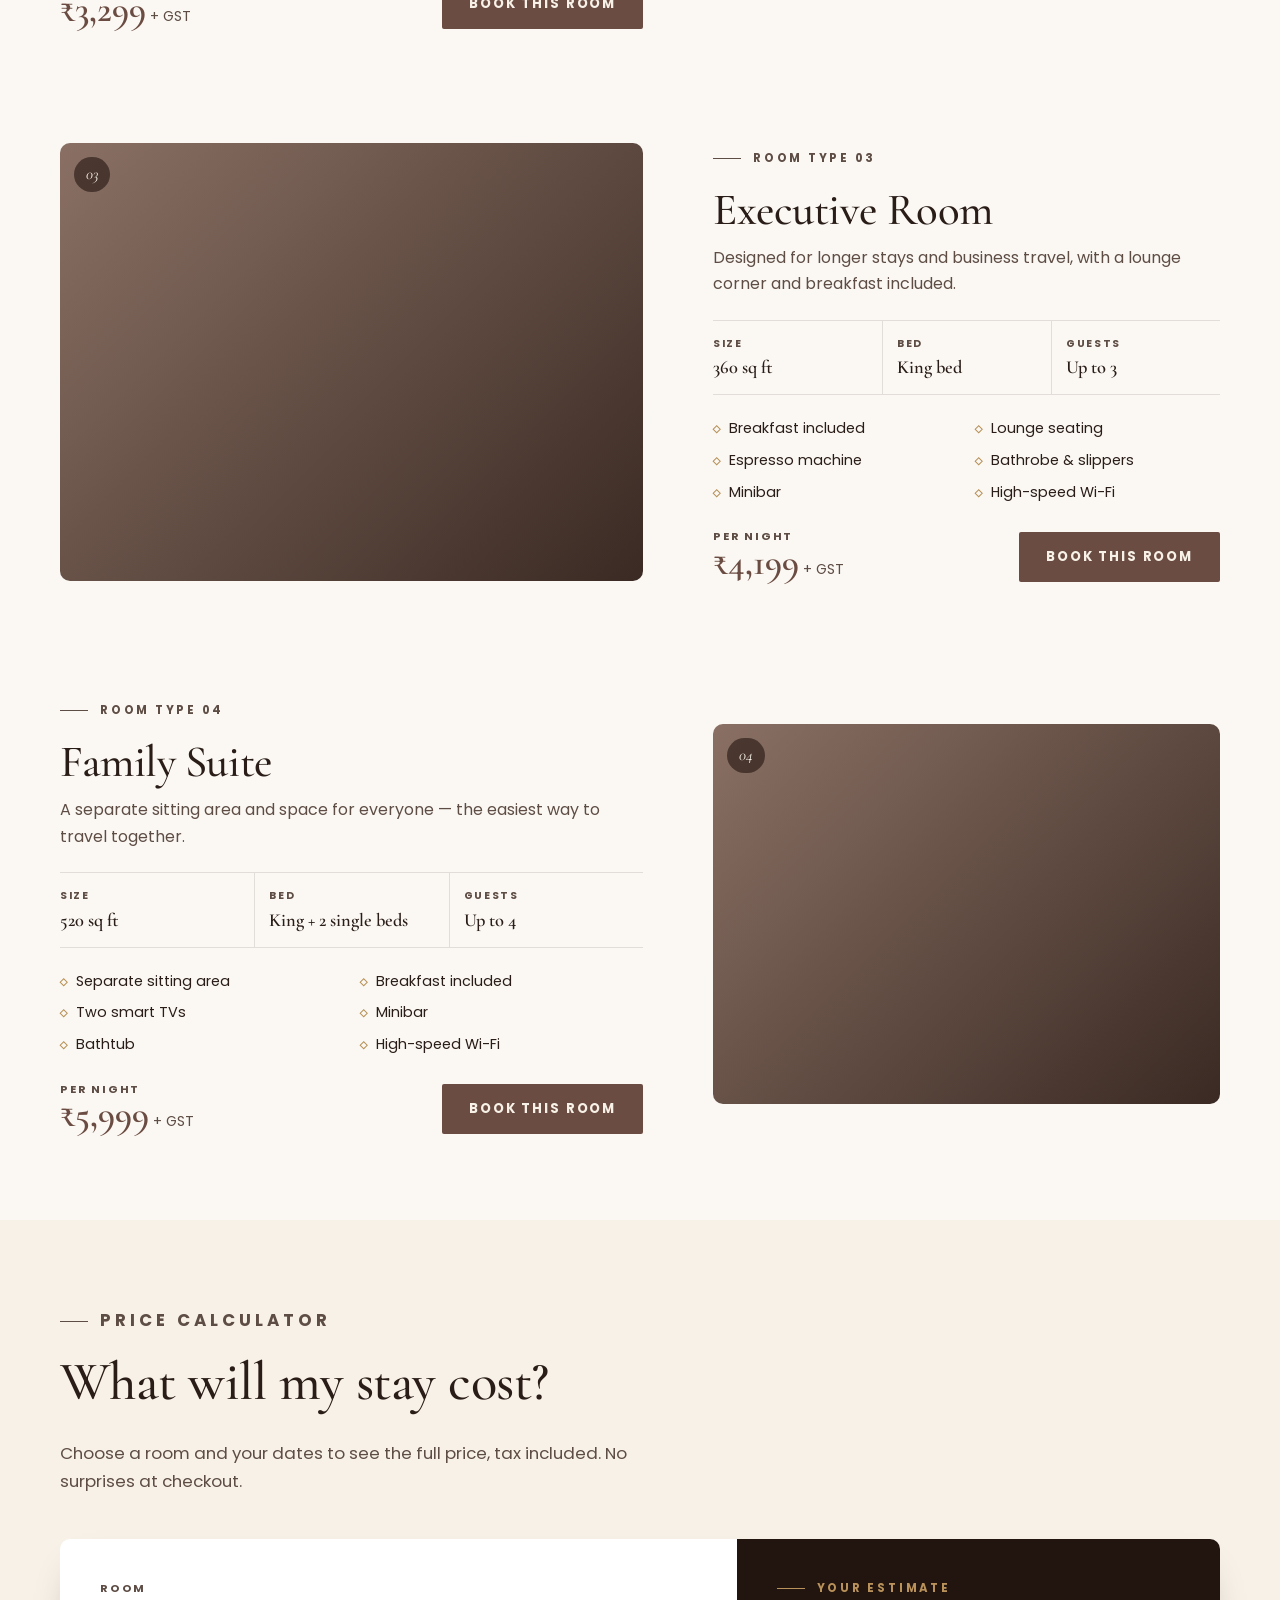
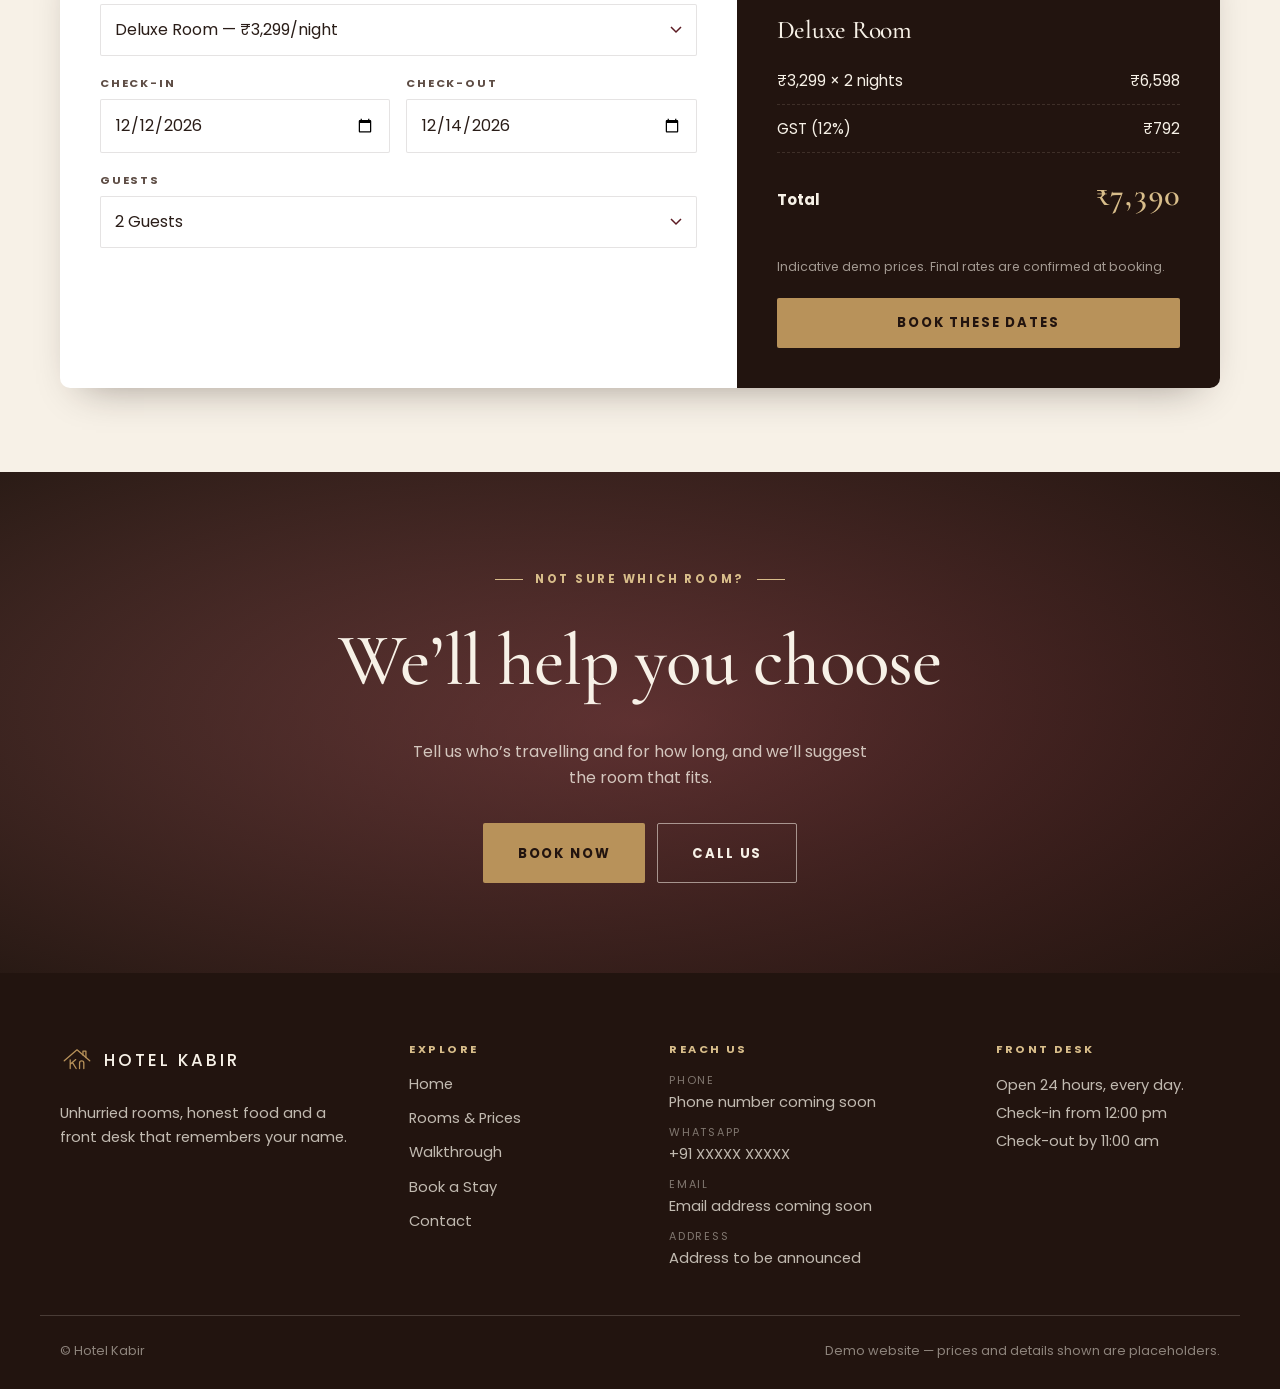
<file: rooms.html>
<!doctype html>
<html lang="en">
<head>
  <meta charset="utf-8">
  <meta name="viewport" content="width=device-width, initial-scale=1, viewport-fit=cover">
  <title>Rooms &amp; Prices — Hotel Kabir</title>
  <meta name="description" content="Compare rooms at Hotel Kabir: Standard, Deluxe, Executive and Family Suite. See sizes, beds, amenities and nightly rates, and estimate your total with GST.">
  <meta name="theme-color" content="#22140f">
  <link rel="icon" href="assets/favicon.svg" type="image/svg+xml">
  <link rel="preconnect" href="https://images.unsplash.com">
  <link rel="preconnect" href="https://fonts.googleapis.com">
  <link rel="preconnect" href="https://fonts.gstatic.com" crossorigin>
  <link href="https://fonts.googleapis.com/css2?family=Cormorant+Garamond:ital,wght@0,500;0,600;1,500&family=Poppins:wght@300;400;500;600&display=swap" rel="stylesheet">
  <link rel="stylesheet" href="css/style.css">
</head>
<body data-page="rooms">
  <div id="site-header"></div>
  <script src="js/site.js"></script>

  <main id="main">
    <section class="page-hero">
      <img src="https://images.unsplash.com/photo-1631049307264-da0ec9d70304?auto=format&fit=crop&w=1400&q=60" srcset="https://images.unsplash.com/photo-1631049307264-da0ec9d70304?auto=format&fit=crop&w=800&q=60 800w, https://images.unsplash.com/photo-1631049307264-da0ec9d70304?auto=format&fit=crop&w=1400&q=60 1400w" sizes="100vw" width="1400" height="933" alt="" fetchpriority="high">
      <div class="container hero-in">
        <p class="eyebrow">Stay with us</p>
        <h1>Rooms &amp; Prices</h1>
        <p>Four ways to stay, all with air conditioning, fast Wi-Fi and 24-hour room service. Rates are per room, per night, before 12% GST.</p>
      </div>
    </section>

    <section class="section">
      <div class="container">
        <div class="room-list" id="roomList"></div>
      </div>
    </section>

    <section class="section bg-cream" id="calculator">
      <div class="container">
        <div class="section-head" data-reveal>
          <p class="eyebrow">Price calculator</p>
          <h2>What will my stay cost?</h2>
          <p>Choose a room and your dates to see the full price, tax included. No surprises at checkout.</p>
        </div>

        <div class="calc" data-reveal>
          <form class="calc-form" id="calcForm" novalidate>
            <div class="field">
              <label for="calc-room">Room</label>
              <select class="input" id="calc-room"></select>
            </div>
            <div class="form-row cols-2">
              <div class="field">
                <label for="calc-in">Check-in</label>
                <input class="input" type="date" id="calc-in">
              </div>
              <div class="field">
                <label for="calc-out">Check-out</label>
                <input class="input" type="date" id="calc-out">
              </div>
            </div>
            <div class="field">
              <label for="calc-guests">Guests</label>
              <select class="input" id="calc-guests">
                <option value="1">1 Guest</option>
                <option value="2" selected>2 Guests</option>
                <option value="3">3 Guests</option>
                <option value="4">4 Guests</option>
              </select>
            </div>
            <p class="form-error" id="calcError" role="alert"></p>
          </form>

          <div class="calc-result" aria-live="polite">
            <p class="eyebrow">Your estimate</p>
            <h3 id="calcRoomName">Deluxe Room</h3>
            <ul class="breakdown" id="calcBreakdown"></ul>
            <p class="calc-note">Indicative demo prices. Final rates are confirmed at booking.</p>
            <a class="btn btn-gold btn-block" id="calcBook" href="booking.html">Book These Dates</a>
          </div>
        </div>
      </div>
    </section>

    <section class="cta-band">
      <img loading="lazy" decoding="async" src="https://images.unsplash.com/photo-1455587734955-081b22074882?auto=format&fit=crop&w=1400&q=55" width="1400" height="933" alt="">
      <div class="container" data-reveal>
        <p class="eyebrow center">Not sure which room?</p>
        <h2>We&rsquo;ll help you choose</h2>
        <p>Tell us who&rsquo;s travelling and for how long, and we&rsquo;ll suggest the room that fits.</p>
        <div class="cta-actions">
          <a class="btn btn-gold btn-lg" href="booking.html">Book Now</a>
          <button class="btn btn-outline-light btn-lg" data-contact="call">Call Us</button>
        </div>
      </div>
    </section>
  </main>

  <div id="site-footer"></div>
  <script src="js/rooms.js" defer></script>
</body>
</html>
</file>
<file: css/style.css>
/* =========================================================
   Hotel Kabir — stylesheet
   Mobile-first. Palette: deep maroon / espresso with gold & cream.
   ========================================================= */

:root {
  --maroon: #6b4c42;
  --taupe: #6f5a52;
  --maroon-deep: #4a332b;
  --espresso: #22140f;
  --ink: #2a1d18;
  --ink-soft: #5e4d45;
  --gold: #b8925a;
  --gold-light: #d8bd8a;
  --cream: #f7f1e7;
  --cream-deep: #efe5d4;
  --paper: #fbf8f3;
  --line: rgba(42, 29, 24, 0.12);
  --line-light: rgba(247, 241, 231, 0.18);
  --danger: #a3302a;
  --success: #3f6b4a;

  --serif: "Cormorant Garamond", "Times New Roman", serif;
  --sans: "Poppins", system-ui, -apple-system, "Segoe UI", sans-serif;

  --radius: 2px;
  --radius-lg: 10px;
  --shadow: 0 18px 40px -22px rgba(34, 20, 15, 0.45);
  --shadow-soft: 0 10px 30px -18px rgba(34, 20, 15, 0.35);
  --ease: cubic-bezier(0.22, 0.61, 0.36, 1);
  --header-h: 64px;
  --header-compact: 64px;
  --nav-h: 64px;
  --gutter: 20px;
}

*,
*::before,
*::after { box-sizing: border-box; }

html {
  -webkit-text-size-adjust: 100%;
  scroll-behavior: smooth;
  scroll-padding-top: calc(var(--header-compact) + 12px);
}
html.no-scroll { overflow: hidden; }

body {
  margin: 0;
  font-family: var(--sans);
  font-size: 16px;
  line-height: 1.65;
  color: var(--ink);
  background: var(--paper);
  -webkit-font-smoothing: antialiased;
  text-rendering: optimizeLegibility;
  overflow-x: hidden;
}

[hidden] { display: none !important; }
img { max-width: 100%; display: block; }
a { color: inherit; }
button, input, select, textarea { font: inherit; color: inherit; }
button { cursor: pointer; }

h1, h2, h3, h4 {
  font-family: var(--serif);
  font-weight: 500;
  line-height: 1.1;
  margin: 0 0 0.5em;
  letter-spacing: -0.01em;
}
h1 { font-size: clamp(2.6rem, 9vw, 5.4rem); }
h2 { font-size: clamp(2.1rem, 6vw, 3.4rem); }
h3 { font-size: clamp(1.5rem, 4vw, 1.9rem); }
p { margin: 0 0 1em; }
em.accent { font-style: italic; color: var(--gold); }

.container {
  width: 100%;
  max-width: 1200px;
  margin: 0 auto;
  padding: 0 var(--gutter);
}
.container-narrow { max-width: 860px; }

.section { padding: 84px 0; }
.section-tight { padding: 56px 0; }
.bg-cream { background: var(--cream); }
.bg-dark { background: var(--espresso); color: var(--cream); }

.eyebrow {
  display: inline-flex;
  align-items: center;
  gap: 12px;
  font-family: var(--sans);
  font-size: 0.72rem;
  font-weight: 700;
  letter-spacing: 0.24em;
  text-transform: uppercase;
  color: var(--gold);
  margin: 0 0 18px;
}
.eyebrow::before {
  content: "";
  width: 28px;
  height: 1px;
  background: currentColor;
}
.eyebrow.center::after {
  content: "";
  width: 28px;
  height: 1px;
  background: currentColor;
}

.section-head { max-width: 640px; margin-bottom: 44px; }
.section-head.center { margin-left: auto; margin-right: auto; text-align: center; }
.section-head p { color: var(--ink-soft); font-size: 1.05rem; }
.bg-dark .section-head p { color: rgba(247, 241, 231, 0.72); }

.skip-link {
  position: absolute;
  left: -999px;
  top: 8px;
  z-index: 200;
  background: var(--cream);
  padding: 8px 14px;
}
.skip-link:focus { left: 8px; }

:focus-visible { outline: 2px solid var(--gold); outline-offset: 3px; }

/* ---------- Buttons ---------- */
.btn {
  --bg: var(--maroon);
  --fg: var(--cream);
  display: inline-flex;
  align-items: center;
  justify-content: center;
  gap: 10px;
  min-height: 50px;
  padding: 0 26px;
  border: 1px solid transparent;
  border-radius: var(--radius);
  background: var(--bg);
  color: var(--fg);
  font-size: 0.82rem;
  font-weight: 700;
  letter-spacing: 0.14em;
  text-transform: uppercase;
  text-decoration: none;
  transition: background 0.3s var(--ease), color 0.3s var(--ease), border-color 0.3s var(--ease), transform 0.3s var(--ease), box-shadow 0.3s var(--ease);
  -webkit-tap-highlight-color: transparent;
  white-space: nowrap;
}
.btn svg { width: 18px; height: 18px; fill: none; stroke: currentColor; stroke-width: 1.6; stroke-linecap: round; stroke-linejoin: round; }
.btn:hover { transform: translateY(-2px); box-shadow: var(--shadow-soft); }
.btn:active { transform: translateY(0); }
.btn-maroon { --bg: var(--maroon); --fg: var(--cream); }
.btn-maroon:hover { --bg: var(--maroon-deep); }
.btn-gold { --bg: var(--gold); --fg: var(--espresso); }
.btn-gold:hover { --bg: var(--gold-light); }
.btn-outline { --bg: transparent; --fg: var(--maroon); border-color: var(--maroon); }
.btn-outline:hover { --bg: var(--maroon); --fg: var(--cream); }
.btn-outline-light { --bg: transparent; --fg: var(--cream); border-color: rgba(247, 241, 231, 0.55); }
.btn-outline-light:hover { --bg: var(--cream); --fg: var(--espresso); border-color: var(--cream); }
.btn-ghost { --bg: transparent; --fg: var(--ink); border-color: var(--line); }
.btn-ghost:hover { border-color: var(--ink); box-shadow: none; }
.btn-taupe { --bg: var(--taupe); --fg: #fff; }
.btn-taupe:hover { --bg: #5a463f; }
.btn-xs { min-height: 32px; padding: 0 14px; font-size: 0.66rem; letter-spacing: 0.12em; }
.btn-sm { min-height: 42px; padding: 0 18px; font-size: 0.72rem; }
.btn-lg { min-height: 60px; padding: 0 34px; }
.btn-block { width: 100%; }
.btn[disabled] { opacity: 0.5; pointer-events: none; }

.link-arrow {
  display: inline-flex;
  align-items: center;
  gap: 10px;
  font-size: 0.78rem;
  font-weight: 700;
  letter-spacing: 0.16em;
  text-transform: uppercase;
  text-decoration: none;
  color: var(--maroon);
}
.link-arrow::after {
  content: "";
  width: 22px;
  height: 1px;
  background: currentColor;
  transition: width 0.35s var(--ease);
}
.link-arrow:hover::after { width: 38px; }

/* ---------- Header (utility bar / centred logo / nav row) ---------- */
.site-header {
  position: fixed;
  inset: 0 0 auto 0;
  z-index: 100;
  background: #fff;
  color: var(--ink);
  box-shadow: 0 1px 0 var(--line);
  transition: box-shadow 0.4s var(--ease);
}
.site-header.is-compact { box-shadow: 0 8px 24px -16px rgba(34, 20, 15, 0.35); }
main { padding-top: var(--header-h); }

.topbar, .logo-row { display: none; }

.topbar {
  background: var(--taupe);
  color: rgba(255, 255, 255, 0.88);
  font-size: 0.68rem;
  font-weight: 500;
  letter-spacing: 0.08em;
  overflow: hidden;
  max-height: 36px;
  transition: max-height 0.4s var(--ease);
}
.topbar-inner { height: 36px; display: flex; align-items: center; justify-content: space-between; }
.topbar-group { display: flex; align-items: center; gap: 28px; }
.topbar-link {
  display: inline-flex;
  align-items: center;
  gap: 8px;
  background: none;
  border: 0;
  padding: 0;
  font-size: inherit;
  letter-spacing: inherit;
  font-weight: inherit;
  color: inherit;
  text-decoration: none;
  transition: color 0.25s;
}
a.topbar-link:hover, button.topbar-link:hover { color: var(--gold-light); }
.topbar-link svg { width: 14px; height: 14px; fill: none; stroke: currentColor; stroke-width: 1.5; stroke-linecap: round; stroke-linejoin: round; }
.topbar-lang { font-weight: 700; letter-spacing: 0.14em; padding-left: 28px; border-left: 1px solid rgba(255, 255, 255, 0.25); }

.logo-row {
  justify-content: center;
  align-items: center;
  max-height: 108px;
  height: 108px;
  overflow: hidden;
  border-bottom: 1px solid var(--line);
  transition: max-height 0.4s var(--ease), opacity 0.3s var(--ease);
}
.logo {
  display: inline-flex;
  flex-direction: column;
  align-items: center;
  text-decoration: none;
  color: var(--taupe);
  line-height: 1;
}
.logo-roof { width: 58px; height: 24px; fill: none; stroke: var(--taupe); stroke-width: 2.4; stroke-linejoin: round; stroke-linecap: round; margin-bottom: -2px; }
.logo-roof path:last-child { stroke: var(--gold); }
.logo-name {
  font-family: var(--sans);
  font-size: 1.9rem;
  font-weight: 500;
  letter-spacing: 0.16em;
  text-transform: uppercase;
  color: #5d4a42;
}
.logo-tag {
  font-size: 0.6rem;
  font-weight: 500;
  letter-spacing: 0.42em;
  text-transform: uppercase;
  color: var(--ink-soft);
  margin-top: 6px;
  padding-left: 0.42em;
}

.nav-row { height: var(--nav-h); display: flex; align-items: center; }
.nav-row-inner {
  display: grid;
  grid-template-columns: 1fr auto 1fr;
  align-items: center;
  gap: 12px;
}
.nav-left { display: flex; align-items: center; gap: 12px; min-width: 0; }

.logo-compact {
  display: inline-flex;
  align-items: center;
  gap: 8px;
  text-decoration: none;
  color: #5d4a42;
  font-size: 0.95rem;
  font-weight: 500;
  letter-spacing: 0.16em;
  text-transform: uppercase;
  white-space: nowrap;
  transition: opacity 0.35s var(--ease), transform 0.35s var(--ease);
}
.logo-compact .logo-roof { width: 30px; height: 13px; margin: 0 0 3px; stroke-width: 3; }

.nav { display: none; gap: 44px; }
.nav-link {
  position: relative;
  font-size: 0.78rem;
  font-weight: 500;
  letter-spacing: 0.12em;
  text-decoration: none;
  color: #5d4a42;
  padding: 6px 0;
  transition: color 0.25s;
}
.nav-link::after {
  content: "";
  position: absolute;
  left: 0;
  right: 0;
  bottom: 0;
  height: 1px;
  background: var(--gold);
  transform: scaleX(0);
  transform-origin: left;
  transition: transform 0.35s var(--ease);
}
.nav-link:hover { color: var(--ink); }
.nav-link:hover::after,
.nav-link[aria-current="page"]::after { transform: scaleX(1); }

.header-actions { display: flex; justify-content: flex-end; grid-column: 3; }

.nav-toggle {
  width: 40px;
  height: 40px;
  margin-left: -8px;
  display: inline-flex;
  flex-direction: column;
  justify-content: center;
  align-items: center;
  gap: 7px;
  border: 0;
  background: transparent;
  padding: 0;
  color: var(--taupe);
}
.nav-toggle span { width: 22px; height: 1.5px; background: currentColor; transition: transform 0.35s var(--ease); }
.nav-toggle[aria-expanded="true"] span:first-child { transform: translateY(4.25px) rotate(45deg); }
.nav-toggle[aria-expanded="true"] span:last-child { transform: translateY(-4.25px) rotate(-45deg); }

/* Mobile: [menu] [logo centred] [book] */
@media (max-width: 960px) {
  .nav-row-inner { grid-template-columns: 1fr auto 1fr; }
  .nav-left .logo-compact { position: absolute; left: 50%; transform: translateX(-50%); font-size: 0.88rem; }
  .nav-row { position: relative; }
}
@media (max-width: 380px) {
  .nav-left .logo-compact span { letter-spacing: 0.1em; font-size: 0.8rem; }
  .header-actions .btn-xs { padding: 0 10px; }
}

.mobile-menu {
  position: fixed;
  inset: var(--header-h) 0 0 0;
  z-index: 99;
  background: #fff;
  padding: 28px var(--gutter) 40px;
  display: flex;
  flex-direction: column;
  gap: 28px;
  opacity: 0;
  transform: translateY(-10px);
  transition: opacity 0.3s var(--ease), transform 0.3s var(--ease);
  overflow-y: auto;
}
.mobile-menu.is-open { opacity: 1; transform: none; }
.mobile-menu nav { display: flex; flex-direction: column; }
.mobile-link {
  font-size: 0.95rem;
  font-weight: 500;
  letter-spacing: 0.18em;
  text-transform: uppercase;
  color: #5d4a42;
  text-decoration: none;
  padding: 18px 0;
  border-bottom: 1px solid var(--line);
}
.mobile-link[aria-current="page"] { color: var(--gold); }
.mobile-menu-note { color: var(--ink-soft); font-size: 0.85rem; text-align: center; margin: 0; }

@media (min-width: 961px) {
  :root { --header-h: 194px; --header-compact: 58px; --nav-h: 50px; }
  .topbar { display: block; }
  .logo-row { display: flex; }
  .nav { display: flex; }
  .nav-toggle { display: none; }
  .logo-compact { opacity: 0; transform: translateX(-8px); pointer-events: none; }
  .site-header.is-compact .topbar,
  .site-header.is-compact .logo-row { max-height: 0; opacity: 0; border-bottom-width: 0; }
  .site-header.is-compact .nav-row { height: var(--header-compact); }
  .site-header.is-compact .logo-compact { opacity: 1; transform: none; pointer-events: auto; }
}

/* ---------- Hero (home) ---------- */
.hero {
  position: relative;
  min-height: calc(100vh - var(--header-h));
  min-height: max(560px, calc(100svh - var(--header-h)));
  display: flex;
  flex-direction: column;
  justify-content: flex-end;
  color: #fff;
  background: var(--espresso);
  overflow: hidden;
}
.hero-media { position: absolute; inset: 0; }
.hero-media img {
  width: 100%;
  height: 100%;
  object-fit: cover;
  transform: scale(1.08);
  animation: heroZoom 14s var(--ease) forwards;
}
@keyframes heroZoom { to { transform: scale(1); } }
.hero::after {
  content: "";
  position: absolute;
  inset: 0;
  background: linear-gradient(180deg, rgba(34, 20, 15, 0.15) 0%, rgba(34, 20, 15, 0.05) 35%, rgba(34, 20, 15, 0.45) 65%, rgba(34, 20, 15, 0.82) 100%);
}
.hero-content { position: relative; z-index: 2; padding-top: 60px; padding-bottom: 24px; }
.hero h1 {
  font-family: var(--sans);
  font-weight: 300;
  font-size: clamp(2.7rem, 11.5vw, 6.6rem);
  letter-spacing: 0.03em;
  text-transform: uppercase;
  line-height: 1;
  margin-bottom: 18px;
  text-shadow: 0 2px 30px rgba(0, 0, 0, 0.25);
}
.hero-sub {
  font-size: 0.78rem;
  font-weight: 500;
  letter-spacing: 0.3em;
  text-transform: uppercase;
  color: rgba(255, 255, 255, 0.92);
  margin-bottom: 30px;
  max-width: 40ch;
  line-height: 1.9;
}
.hero .eyebrow { color: var(--gold-light); }
@media (min-width: 900px) { .hero-sub { font-size: 0.92rem; max-width: none; } }

.hero-in > * {
  opacity: 0;
  transform: translateY(18px);
  animation: rise 1s var(--ease) forwards;
}
.hero-in > *:nth-child(2) { animation-delay: 0.12s; }
.hero-in > *:nth-child(3) { animation-delay: 0.24s; }
.hero-in > *:nth-child(4) { animation-delay: 0.36s; }
@keyframes rise { to { opacity: 1; transform: none; } }

/* Availability bar */
.availability {
  position: relative;
  z-index: 2;
  background: var(--paper);
  color: var(--ink);
  border-radius: var(--radius-lg);
  box-shadow: var(--shadow);
  padding: 18px;
  display: grid;
  grid-template-columns: 1fr 1fr;
  gap: 12px;
  margin-bottom: 28px;
}
.availability .field { margin: 0; }
.availability .field-guests { grid-column: 1 / -1; }
.availability .btn { grid-column: 1 / -1; }
.availability .form-error { grid-column: 1 / -1; margin: 0; }

@media (min-width: 900px) {
  .hero-content { padding-bottom: 40px; }
  .availability {
    grid-template-columns: 1.2fr 1.2fr 1fr auto;
    align-items: end;
    padding: 22px 24px;
    gap: 18px;
  }
  .availability .field-guests,
  .availability .btn { grid-column: auto; }
}

/* ---------- Page hero (inner pages) ---------- */
.page-hero {
  position: relative;
  color: var(--cream);
  background: var(--espresso);
  padding: 70px 0 56px;
  overflow: hidden;
}
.page-hero img {
  position: absolute;
  inset: 0;
  width: 100%;
  height: 100%;
  object-fit: cover;
  opacity: 0.42;
}
.page-hero::after {
  content: "";
  position: absolute;
  inset: 0;
  background: linear-gradient(90deg, rgba(34, 20, 15, 0.92) 0%, rgba(61, 15, 22, 0.55) 100%);
}
.page-hero .container { position: relative; z-index: 1; }
.page-hero h1 { font-family: var(--sans); font-weight: 300; text-transform: uppercase; letter-spacing: 0.04em; font-size: clamp(2.2rem, 8vw, 4.2rem); margin-bottom: 14px; }
.page-hero p { max-width: 52ch; color: rgba(247, 241, 231, 0.8); margin: 0; }
.page-hero .eyebrow { color: var(--gold-light); }
@media (min-width: 900px) { .page-hero { padding: 110px 0 80px; } }

/* ---------- Forms ---------- */
.field { display: flex; flex-direction: column; gap: 6px; margin-bottom: 18px; min-width: 0; }
.field label,
.field .label {
  font-size: 0.7rem;
  font-weight: 700;
  letter-spacing: 0.16em;
  text-transform: uppercase;
  color: var(--ink-soft);
}
.field .optional { text-transform: none; letter-spacing: 0; font-weight: 500; opacity: 0.8; }
.input {
  width: 100%;
  min-height: 50px;
  padding: 12px 14px;
  background: #fff;
  border: 1px solid var(--line);
  border-radius: var(--radius);
  font-size: 16px; /* prevents iOS zoom */
  transition: border-color 0.25s var(--ease), box-shadow 0.25s var(--ease);
  -webkit-appearance: none;
  appearance: none;
}
input[type="date"].input { min-width: 0; display: block; }
input[type="date"].input::-webkit-date-and-time-value { text-align: left; }
select.input {
  background-image: url("data:image/svg+xml,%3Csvg xmlns='http://www.w3.org/2000/svg' width='12' height='8' viewBox='0 0 12 8'%3E%3Cpath d='M1 1l5 5 5-5' fill='none' stroke='%235b1a22' stroke-width='1.5'/%3E%3C/svg%3E");
  background-repeat: no-repeat;
  background-position: right 14px center;
  padding-right: 38px;
}
textarea.input { min-height: 120px; resize: vertical; }
.input:focus { outline: none; border-color: var(--gold); box-shadow: 0 0 0 3px rgba(184, 146, 90, 0.2); }
.field.has-error .input { border-color: var(--danger); }
.field-error { font-size: 0.82rem; color: var(--danger); min-height: 0; margin: 0; }
.field-error:empty { display: none; }
.form-error {
  font-size: 0.88rem;
  color: var(--danger);
  background: rgba(163, 48, 42, 0.07);
  border-left: 2px solid var(--danger);
  padding: 10px 12px;
}
.form-error:empty { display: none; }
.form-row { display: grid; gap: 0 16px; grid-template-columns: 1fr; }
@media (min-width: 600px) {
  .form-row.cols-2 { grid-template-columns: 1fr 1fr; }
  .form-row.cols-3 { grid-template-columns: 1fr 1fr 1fr; }
}

/* ---------- About ---------- */
.about-grid { display: grid; gap: 40px; }
.about-media { position: relative; }
.about-media .frame {
  border-radius: var(--radius-lg);
  overflow: hidden;
  aspect-ratio: 4 / 5;
  background: var(--cream-deep);
}
.about-media .frame img { width: 100%; height: 100%; object-fit: cover; }
.about-media .frame-small {
  position: absolute;
  width: 46%;
  right: -4px;
  bottom: -28px;
  aspect-ratio: 1;
  border: 6px solid var(--paper);
  box-shadow: var(--shadow);
}
.about-copy p { color: var(--ink-soft); font-size: 1.05rem; }
.about-copy .lead {
  font-family: var(--serif);
  font-size: 1.5rem;
  line-height: 1.4;
  color: var(--ink);
}
.stats {
  display: grid;
  grid-template-columns: repeat(3, 1fr);
  gap: 12px;
  margin: 32px 0;
  padding: 24px 0;
  border-top: 1px solid var(--line);
  border-bottom: 1px solid var(--line);
}
.stat strong {
  display: block;
  font-family: var(--serif);
  font-size: 2.2rem;
  font-weight: 500;
  line-height: 1;
  color: var(--maroon);
}
.stat span { font-size: 0.78rem; color: var(--ink-soft); line-height: 1.35; display: block; margin-top: 6px; }
@media (min-width: 900px) {
  .about-grid { grid-template-columns: 1fr 1.05fr; gap: 90px; align-items: center; }
  .about-media .frame-small { right: -40px; bottom: -40px; }
}

/* ---------- Room cards (home preview) ---------- */
.room-cards { display: grid; gap: 28px; }
.room-card {
  background: #fff;
  border-radius: var(--radius-lg);
  overflow: hidden;
  box-shadow: var(--shadow-soft);
  display: flex;
  flex-direction: column;
  transition: transform 0.5s var(--ease), box-shadow 0.5s var(--ease);
}
.room-card:hover { transform: translateY(-6px); box-shadow: var(--shadow); }
.room-card-media { position: relative; aspect-ratio: 4 / 3; overflow: hidden; background: var(--cream-deep); }
.room-card-media img { width: 100%; height: 100%; object-fit: cover; transition: transform 1.1s var(--ease); }
.room-card:hover .room-card-media img { transform: scale(1.06); }
.price-tag {
  position: absolute;
  left: 16px;
  bottom: 16px;
  background: rgba(34, 20, 15, 0.82);
  color: var(--cream);
  padding: 8px 14px;
  border-radius: var(--radius);
  font-size: 0.78rem;
  backdrop-filter: blur(6px);
}
.price-tag strong { font-family: var(--serif); font-size: 1.3rem; font-weight: 600; color: var(--gold-light); }
.room-card-body { padding: 24px 24px 28px; display: flex; flex-direction: column; flex: 1; }
.room-card-body h3 { margin-bottom: 8px; }
.room-card-body p { color: var(--ink-soft); font-size: 0.95rem; flex: 1; }
.room-meta {
  display: flex;
  flex-wrap: wrap;
  gap: 6px 16px;
  font-size: 0.8rem;
  color: var(--ink-soft);
  margin-bottom: 14px;
}
.room-meta span { display: inline-flex; align-items: center; gap: 6px; }
.room-meta svg { width: 15px; height: 15px; fill: none; stroke: var(--gold); stroke-width: 1.5; stroke-linecap: round; stroke-linejoin: round; }
@media (min-width: 760px) { .room-cards { grid-template-columns: repeat(3, 1fr); } }

/* Horizontal swipe on small phones for the 3 preview cards */
@media (max-width: 759px) {
  .room-cards.swipe {
    grid-auto-flow: column;
    grid-auto-columns: 84%;
    overflow-x: auto;
    scroll-snap-type: x mandatory;
    padding: 4px var(--gutter) 24px;
    margin: 0 calc(var(--gutter) * -1);
    scrollbar-width: none;
    gap: 16px;
  }
  .room-cards.swipe::-webkit-scrollbar { display: none; }
  .room-cards.swipe .room-card { scroll-snap-align: center; }
}
.swipe-hint { font-size: 0.78rem; color: var(--ink-soft); text-align: center; margin-top: -4px; }
@media (min-width: 760px) { .swipe-hint { display: none; } }

/* ---------- Amenities ---------- */
.amenities { display: grid; grid-template-columns: repeat(2, 1fr); gap: 1px; background: var(--line-light); border: 1px solid var(--line-light); border-radius: var(--radius-lg); overflow: hidden; }
.amenity {
  background: var(--espresso);
  padding: 30px 18px;
  transition: background 0.4s var(--ease);
}
.amenity:hover { background: #2c1a13; }
.amenity svg {
  width: 38px;
  height: 38px;
  fill: none;
  stroke: var(--gold-light);
  stroke-width: 1.2;
  stroke-linecap: round;
  stroke-linejoin: round;
  margin-bottom: 18px;
  transition: transform 0.5s var(--ease);
}
.amenity:hover svg { transform: translateY(-3px); }
.amenity h3 { font-size: 1.35rem; margin-bottom: 6px; color: var(--cream); }
.amenity p { font-size: 0.88rem; color: rgba(247, 241, 231, 0.65); margin: 0; }
@media (min-width: 760px) { .amenities { grid-template-columns: repeat(3, 1fr); } .amenity { padding: 40px 32px; } }

/* ---------- Walkthrough (scroll-driven tour) ---------- */
.tour { position: relative; height: 620vh; background: #120a07; }
.tour-sticky {
  position: sticky;
  top: 0;
  height: 100vh;
  height: 100svh;
  overflow: hidden;
  color: var(--cream);
}
.tour-scene {
  position: absolute;
  inset: 0;
  opacity: 0;
  will-change: opacity;
}
.tour-scene img {
  width: 100%;
  height: 100%;
  object-fit: cover;
  will-change: transform;
  transform-origin: 50% 55%;
}
.tour-scene.img-fallback-bg,
.tour-scene { background: radial-gradient(circle at 50% 40%, #4a2a1e, #120a07 70%); }
.tour-sticky::before {
  content: "";
  position: absolute;
  inset: 0;
  z-index: 2;
  pointer-events: none;
  background:
    linear-gradient(180deg, rgba(18, 10, 7, 0.75) 0%, rgba(18, 10, 7, 0) 22%, rgba(18, 10, 7, 0) 50%, rgba(18, 10, 7, 0.9) 100%),
    radial-gradient(ellipse at center, transparent 55%, rgba(18, 10, 7, 0.45) 100%);
}
.tour-top {
  position: absolute;
  z-index: 3;
  top: calc(var(--header-compact) + 16px);
  left: 0;
  right: 0;
  display: flex;
  justify-content: space-between;
  align-items: center;
  gap: 12px;
  font-size: 0.7rem;
  font-weight: 700;
  letter-spacing: 0.22em;
  text-transform: uppercase;
  color: rgba(247, 241, 231, 0.8);
}
.tour-top .rec { display: inline-flex; align-items: center; gap: 8px; }
.tour-top .rec::before {
  content: "";
  width: 7px;
  height: 7px;
  border-radius: 50%;
  background: var(--gold);
  animation: pulse 1.6s ease-in-out infinite;
}
@keyframes pulse { 50% { opacity: 0.25; } }
.tour-captions { position: absolute; z-index: 3; left: 0; right: 0; bottom: 120px; }
.tour-caption {
  position: absolute;
  left: var(--gutter);
  right: var(--gutter);
  bottom: 0;
  opacity: 0;
  transform: translateY(24px);
  max-width: 560px;
}
.tour-caption .num {
  font-family: var(--serif);
  font-style: italic;
  font-size: 1.1rem;
  color: var(--gold-light);
  display: block;
  margin-bottom: 6px;
}
.tour-caption h3 { font-size: clamp(2.2rem, 8vw, 4rem); margin-bottom: 10px; }
.tour-caption p { color: rgba(247, 241, 231, 0.8); margin: 0; max-width: 44ch; }

.tour-controls {
  position: absolute;
  z-index: 4;
  left: 0;
  right: 0;
  bottom: 28px;
}
.tour-controls .container { display: flex; align-items: center; gap: 14px; }
.tour-play {
  flex: none;
  width: 48px;
  height: 48px;
  border-radius: 50%;
  border: 1px solid rgba(247, 241, 231, 0.5);
  background: rgba(18, 10, 7, 0.35);
  color: var(--cream);
  display: grid;
  place-items: center;
  backdrop-filter: blur(6px);
  transition: background 0.3s var(--ease), border-color 0.3s var(--ease);
}
.tour-play:hover { background: var(--gold); border-color: var(--gold); color: var(--espresso); }
.tour-play svg { width: 18px; height: 18px; fill: currentColor; }
.tour-play .i-pause { display: none; }
.tour-play.is-playing .i-play { display: none; }
.tour-play.is-playing .i-pause { display: block; }
.tour-track { flex: 1; display: flex; gap: 6px; }
.tour-seg {
  flex: 1;
  height: 2px;
  background: rgba(247, 241, 231, 0.22);
  border: 0;
  padding: 10px 0;
  background-clip: content-box;
  position: relative;
}
.tour-seg i {
  position: absolute;
  left: 0;
  top: 10px;
  height: 2px;
  width: 100%;
  background: var(--gold-light);
  transform: scaleX(0);
  transform-origin: left;
}
.tour-time {
  flex: none;
  font-variant-numeric: tabular-nums;
  font-size: 0.75rem;
  letter-spacing: 0.08em;
  color: rgba(247, 241, 231, 0.75);
  min-width: 82px;
  text-align: right;
}
.tour-intro {
  position: absolute;
  z-index: 3;
  inset: 0;
  display: grid;
  place-items: center;
  text-align: center;
  padding: 0 var(--gutter);
  pointer-events: none;
}
.tour-intro h2 { font-size: clamp(2.6rem, 10vw, 5.6rem); margin-bottom: 14px; }
.tour-intro p { color: rgba(247, 241, 231, 0.8); margin: 0 auto 22px; max-width: 38ch; }
.tour-intro .scroll-cue {
  display: inline-flex;
  flex-direction: column;
  align-items: center;
  gap: 10px;
  font-size: 0.68rem;
  letter-spacing: 0.24em;
  text-transform: uppercase;
  color: var(--gold-light);
}
.tour-intro .scroll-cue::after {
  content: "";
  width: 1px;
  height: 46px;
  background: linear-gradient(var(--gold-light), transparent);
  animation: cue 2s var(--ease) infinite;
  transform-origin: top;
}
@keyframes cue { 0% { transform: scaleY(0); } 60% { transform: scaleY(1); opacity: 1; } 100% { transform: scaleY(1); opacity: 0; } }
.tour-skip {
  position: absolute;
  z-index: 4;
  right: var(--gutter);
  bottom: 92px;
  font-size: 0.7rem;
  letter-spacing: 0.18em;
  text-transform: uppercase;
  color: rgba(247, 241, 231, 0.7);
  text-decoration: none;
  border-bottom: 1px solid rgba(247, 241, 231, 0.3);
  padding-bottom: 2px;
}
.tour-skip:hover { color: var(--gold-light); }
@media (min-width: 900px) {
  .tour-captions { bottom: 140px; }
  .tour-caption { left: max(var(--gutter), calc((100vw - 1200px) / 2 + var(--gutter))); }
  .tour-skip { right: max(var(--gutter), calc((100vw - 1200px) / 2 + var(--gutter))); bottom: 150px; }
}

/* ---------- Gallery strip ---------- */
.gallery {
  display: grid;
  grid-auto-flow: column;
  grid-auto-columns: 72%;
  gap: 14px;
  overflow-x: auto;
  scroll-snap-type: x mandatory;
  padding: 0 var(--gutter) 10px;
  scrollbar-width: none;
}
.gallery::-webkit-scrollbar { display: none; }
.gallery figure {
  margin: 0;
  position: relative;
  aspect-ratio: 3 / 4;
  border-radius: var(--radius-lg);
  overflow: hidden;
  scroll-snap-align: center;
  background: var(--cream-deep);
}
.gallery img { width: 100%; height: 100%; object-fit: cover; transition: transform 1.2s var(--ease); }
.gallery figure:hover img { transform: scale(1.07); }
.gallery figcaption {
  position: absolute;
  left: 0;
  right: 0;
  bottom: 0;
  padding: 40px 16px 14px;
  color: var(--cream);
  font-family: var(--serif);
  font-size: 1.2rem;
  font-style: italic;
  background: linear-gradient(transparent, rgba(34, 20, 15, 0.75));
}
@media (min-width: 900px) {
  .gallery {
    grid-auto-flow: row;
    grid-template-columns: 1.3fr 1fr 1fr 1.3fr;
    grid-auto-columns: auto;
    overflow: visible;
    max-width: 1200px;
    margin: 0 auto;
    padding: 0 var(--gutter);
    gap: 18px;
  }
  .gallery figure:nth-child(even) { margin-top: 48px; }
  .gallery figure:nth-child(n + 5) { display: none; }
}

/* ---------- CTA band ---------- */
.cta-band {
  position: relative;
  color: var(--cream);
  background: var(--maroon-deep);
  overflow: hidden;
  padding: 90px 0;
  text-align: center;
}
.cta-band img {
  position: absolute;
  inset: 0;
  width: 100%;
  height: 100%;
  object-fit: cover;
  opacity: 0.25;
}
.cta-band::after {
  content: "";
  position: absolute;
  inset: 0;
  background: radial-gradient(ellipse at center, rgba(91, 26, 34, 0.55), rgba(34, 20, 15, 0.92));
}
.cta-band .container { position: relative; z-index: 1; }
.cta-band h2 { font-size: clamp(2.6rem, 9vw, 4.6rem); }
.cta-band p { color: rgba(247, 241, 231, 0.78); max-width: 46ch; margin: 0 auto 32px; }
.cta-band .eyebrow { color: var(--gold-light); }
.cta-actions { display: flex; flex-direction: column; gap: 12px; justify-content: center; max-width: 360px; margin: 0 auto; }
@media (min-width: 600px) { .cta-actions { flex-direction: row; max-width: none; } }

/* ---------- Footer ---------- */
.site-footer {
  background: var(--espresso);
  color: rgba(247, 241, 231, 0.75);
  padding: 70px 0 calc(28px + env(safe-area-inset-bottom));
  font-size: 0.92rem;
}
.footer-grid { display: grid; gap: 36px; padding-bottom: 44px; border-bottom: 1px solid var(--line-light); }
.brand {
  display: inline-flex;
  align-items: center;
  gap: 10px;
  text-decoration: none;
  font-size: 1.05rem;
  font-weight: 500;
  letter-spacing: 0.18em;
  text-transform: uppercase;
  line-height: 1;
}
.brand-mark { width: 34px; height: 34px; fill: none; stroke: var(--gold); stroke-width: 1.5; stroke-linecap: round; stroke-linejoin: round; }
.brand-light { color: var(--cream); }
.footer-brand p { max-width: 32ch; margin-top: 16px; }
.footer-title {
  font-family: var(--sans);
  font-size: 0.7rem;
  font-weight: 700;
  letter-spacing: 0.22em;
  text-transform: uppercase;
  color: var(--gold-light);
  margin-bottom: 16px;
}
.footer-links, .footer-contact { list-style: none; margin: 0; padding: 0; display: grid; gap: 10px; }
.footer-links a { text-decoration: none; transition: color 0.25s; }
.footer-links a:hover { color: var(--gold-light); }
.footer-contact span {
  display: block;
  font-size: 0.68rem;
  letter-spacing: 0.16em;
  text-transform: uppercase;
  color: rgba(247, 241, 231, 0.45);
}
.footer-hours { margin: 0; line-height: 1.9; }
.footer-bottom {
  display: flex;
  flex-direction: column;
  gap: 6px;
  padding-top: 24px;
  font-size: 0.8rem;
  color: rgba(247, 241, 231, 0.5);
}
.footer-bottom p { margin: 0; }
@media (min-width: 760px) {
  .footer-grid { grid-template-columns: 1.4fr 1fr 1.3fr 1fr; }
  .footer-bottom { flex-direction: row; justify-content: space-between; }
}
@media (max-width: 960px) { .site-footer { padding-bottom: calc(100px + env(safe-area-inset-bottom)); } }

/* ---------- Floating contact (mobile) ---------- */
.float-contact {
  position: fixed;
  z-index: 90;
  right: 14px;
  bottom: calc(16px + env(safe-area-inset-bottom));
  display: flex;
  flex-direction: column;
  gap: 10px;
  opacity: 0;
  transform: translateY(16px);
  pointer-events: none;
  transition: opacity 0.35s var(--ease), transform 0.35s var(--ease);
}
.float-contact.is-shown { opacity: 1; transform: none; pointer-events: auto; }
.float-btn {
  position: relative;
  display: grid;
  place-items: center;
  width: 52px;
  height: 52px;
  border: 0;
  border-radius: 50%;
  color: #fff;
  box-shadow: 0 10px 24px -8px rgba(34, 20, 15, 0.6);
  transition: transform 0.3s var(--ease);
}
.float-btn span { position: absolute; width: 1px; height: 1px; overflow: hidden; clip: rect(0 0 0 0); }
.float-btn:active { transform: scale(0.94); }
.float-btn svg { width: 22px; height: 22px; fill: none; stroke: currentColor; stroke-width: 1.6; stroke-linecap: round; stroke-linejoin: round; }
.float-call { background: var(--taupe); }
.float-wa { background: #2f6b4f; }
@media (min-width: 961px) { .float-contact { display: none; } }

/* ---------- Modal ---------- */
.modal { position: fixed; inset: 0; z-index: 300; display: grid; place-items: end center; }
.modal[hidden] { display: none; }
.modal-backdrop {
  position: absolute;
  inset: 0;
  background: rgba(18, 10, 7, 0.6);
  backdrop-filter: blur(3px);
  opacity: 0;
  transition: opacity 0.25s var(--ease);
}
.modal-card {
  position: relative;
  width: 100%;
  max-width: 440px;
  background: var(--paper);
  border-radius: 16px 16px 0 0;
  padding: 34px 26px calc(28px + env(safe-area-inset-bottom));
  text-align: center;
  transform: translateY(40px);
  opacity: 0;
  transition: transform 0.35s var(--ease), opacity 0.35s var(--ease);
}
.modal.is-open .modal-backdrop { opacity: 1; }
.modal.is-open .modal-card { transform: none; opacity: 1; }
.modal-card h2 { font-size: 1.9rem; }
.modal-card .eyebrow { justify-content: center; }
.modal-card .eyebrow::before { display: none; }
.modal-text { color: var(--ink-soft); font-size: 0.95rem; }
.modal-icon {
  width: 60px;
  height: 60px;
  margin: 0 auto 18px;
  border-radius: 50%;
  border: 1px solid var(--gold);
  display: grid;
  place-items: center;
}
.modal-icon svg { width: 26px; height: 26px; fill: none; stroke: var(--maroon); stroke-width: 1.5; stroke-linecap: round; stroke-linejoin: round; }
.modal-close {
  position: absolute;
  top: 12px;
  right: 12px;
  width: 40px;
  height: 40px;
  border: 0;
  background: transparent;
  display: grid;
  place-items: center;
}
.modal-close svg { width: 20px; height: 20px; stroke: var(--ink); stroke-width: 1.5; }
.modal-actions { display: flex; flex-direction: column; gap: 10px; margin-top: 8px; }
@media (min-width: 600px) {
  .modal { place-items: center; }
  .modal-card { border-radius: 14px; padding: 40px 36px 34px; }
  .modal-actions { flex-direction: row; justify-content: center; }
}

/* ---------- Rooms page ---------- */
.room-list { display: grid; gap: 64px; }
.room-row { display: grid; gap: 26px; }
.room-row-media {
  position: relative;
  border-radius: var(--radius-lg);
  overflow: hidden;
  aspect-ratio: 4 / 3;
  background: var(--cream-deep);
}
.room-row-media img { width: 100%; height: 100%; object-fit: cover; transition: transform 1.2s var(--ease); }
.room-row:hover .room-row-media img { transform: scale(1.04); }
.room-index {
  position: absolute;
  top: 14px;
  left: 14px;
  font-family: var(--serif);
  font-style: italic;
  font-size: 1rem;
  color: var(--cream);
  background: rgba(34, 20, 15, 0.6);
  padding: 4px 12px;
  border-radius: 999px;
}
.room-row-body h2 { font-size: clamp(2rem, 6vw, 2.8rem); margin-bottom: 10px; }
.room-row-body > p { color: var(--ink-soft); }
.spec-list {
  display: grid;
  grid-template-columns: repeat(3, 1fr);
  border-top: 1px solid var(--line);
  border-bottom: 1px solid var(--line);
  margin: 22px 0;
}
.spec { padding: 14px 10px 14px 0; }
.spec + .spec { padding-left: 14px; border-left: 1px solid var(--line); }
.spec span { display: block; font-size: 0.66rem; letter-spacing: 0.16em; text-transform: uppercase; color: var(--ink-soft); font-weight: 700; }
.spec strong { font-family: var(--serif); font-size: 1.15rem; font-weight: 600; line-height: 1.3; display: block; margin-top: 4px; }
.amenity-list { list-style: none; padding: 0; margin: 0 0 26px; display: grid; grid-template-columns: 1fr 1fr; gap: 8px 16px; font-size: 0.9rem; }
.amenity-list li { display: flex; gap: 10px; align-items: baseline; }
.amenity-list li::before { content: ""; flex: none; width: 6px; height: 6px; border: 1px solid var(--gold); transform: rotate(45deg) translateY(-1px); }
.room-buy {
  display: flex;
  flex-wrap: wrap;
  align-items: center;
  justify-content: space-between;
  gap: 16px;
}
.room-price { line-height: 1.1; }
.room-price small { display: block; font-size: 0.7rem; letter-spacing: 0.16em; text-transform: uppercase; color: var(--ink-soft); font-weight: 700; }
.room-price strong { font-family: var(--serif); font-size: 2.3rem; font-weight: 600; color: var(--maroon); }
.room-price span { font-size: 0.9rem; color: var(--ink-soft); }
@media (min-width: 900px) {
  .room-list { gap: 110px; }
  .room-row { grid-template-columns: 1.15fr 1fr; gap: 70px; align-items: center; }
  .room-row:nth-child(even) .room-row-media { order: 2; }
}

/* Calculator */
.calc {
  background: #fff;
  border-radius: var(--radius-lg);
  box-shadow: var(--shadow);
  overflow: hidden;
  display: grid;
}
.calc-form { padding: 28px 22px 10px; }
.calc-result {
  background: var(--espresso);
  color: var(--cream);
  padding: 28px 22px;
  display: flex;
  flex-direction: column;
}
.calc-result h3 { color: var(--cream); font-size: 1.6rem; }
.calc-result .btn { margin-top: auto; }
@media (min-width: 900px) {
  .calc { grid-template-columns: 1.4fr 1fr; }
  .calc-form { padding: 40px 40px 22px; }
  .calc-result { padding: 40px; }
}

.breakdown { list-style: none; margin: 0 0 24px; padding: 0; }
.breakdown li {
  display: flex;
  justify-content: space-between;
  gap: 12px;
  padding: 11px 0;
  border-bottom: 1px dashed currentColor;
  border-bottom-color: rgba(127, 110, 100, 0.3);
  font-size: 0.95rem;
}
.breakdown li span:last-child { font-variant-numeric: tabular-nums; text-align: right; }
.breakdown li.total {
  border-bottom: 0;
  padding-top: 16px;
  font-weight: 700;
  align-items: baseline;
}
.breakdown li.total span:last-child { font-family: var(--serif); font-size: 2rem; font-weight: 600; color: var(--gold-light); }
.light .breakdown li.total span:last-child { color: var(--maroon); }
.breakdown .muted { opacity: 0.65; }
.calc-note { font-size: 0.78rem; opacity: 0.6; margin: 0 0 20px; }
.price-flash { animation: flash 0.5s var(--ease); }
@keyframes flash { 0% { opacity: 0.3; transform: translateY(3px); } 100% { opacity: 1; transform: none; } }

/* ---------- Booking ---------- */
.booking-layout { display: grid; gap: 28px; align-items: start; }
@media (min-width: 980px) { .booking-layout { grid-template-columns: 1.6fr 1fr; gap: 40px; } }
.panel {
  background: #fff;
  border-radius: var(--radius-lg);
  box-shadow: var(--shadow-soft);
  padding: 26px 20px;
}
@media (min-width: 600px) { .panel { padding: 38px 36px; } }

.steps {
  list-style: none;
  margin: 0 0 30px;
  padding: 0;
  display: grid;
  grid-template-columns: repeat(3, 1fr);
  gap: 8px;
  counter-reset: step;
}
.steps li {
  counter-increment: step;
  font-size: 0.66rem;
  font-weight: 700;
  letter-spacing: 0.14em;
  text-transform: uppercase;
  color: var(--ink-soft);
  padding-top: 12px;
  border-top: 2px solid var(--line);
  transition: color 0.3s, border-color 0.3s;
}
.steps li::before {
  content: "0" counter(step);
  display: block;
  font-family: var(--serif);
  font-size: 1.4rem;
  font-weight: 500;
  letter-spacing: 0;
  line-height: 1;
  margin-bottom: 4px;
}
.steps li.is-active { color: var(--maroon); border-color: var(--maroon); }
.steps li.is-done { color: var(--gold); border-color: var(--gold); }

.step { display: none; }
.step.is-active { display: block; animation: stepIn 0.45s var(--ease); }
@keyframes stepIn { from { opacity: 0; transform: translateX(16px); } to { opacity: 1; transform: none; } }
.step h2 { font-size: clamp(1.9rem, 5vw, 2.4rem); }
.step-intro { color: var(--ink-soft); margin-bottom: 26px; }

.room-options { display: grid; gap: 12px; margin-bottom: 18px; }
@media (min-width: 600px) { .room-options { grid-template-columns: 1fr 1fr; } }
.room-option { position: relative; display: block; }
.room-option input { position: absolute; opacity: 0; pointer-events: none; }
.room-option .opt {
  display: grid;
  grid-template-columns: 74px 1fr;
  gap: 14px;
  align-items: center;
  padding: 10px;
  border: 1px solid var(--line);
  border-radius: var(--radius-lg);
  cursor: pointer;
  transition: border-color 0.25s, box-shadow 0.25s, background 0.25s;
}
.room-option .opt img, .room-option .opt .thumb {
  width: 74px;
  height: 74px;
  object-fit: cover;
  border-radius: 6px;
  background: var(--cream-deep);
}
.room-option .opt strong { display: block; font-family: var(--serif); font-size: 1.25rem; font-weight: 600; line-height: 1.2; }
.room-option .opt small { display: block; color: var(--ink-soft); font-size: 0.8rem; }
.room-option .opt .opt-price { color: var(--maroon); font-weight: 700; font-size: 0.9rem; }
.room-option:hover .opt { border-color: var(--gold); }
.room-option input:checked + .opt { border-color: var(--maroon); box-shadow: 0 0 0 1px var(--maroon); background: rgba(91, 26, 34, 0.03); }
.room-option input:focus-visible + .opt { outline: 2px solid var(--gold); outline-offset: 2px; }
.room-option input:disabled + .opt { opacity: 0.45; cursor: not-allowed; }
.room-option .cap-note { color: var(--danger); font-size: 0.72rem; display: none; }
.room-option input:disabled + .opt .cap-note { display: block; }

.step-actions { display: flex; gap: 12px; justify-content: space-between; margin-top: 26px; flex-wrap: wrap; }
.step-actions .btn { flex: 1 1 140px; }
@media (min-width: 600px) { .step-actions .btn { flex: 0 0 auto; } .step-actions .btn:only-child { margin-left: auto; } }

.review-grid { display: grid; gap: 14px; margin-bottom: 22px; }
@media (min-width: 600px) { .review-grid { grid-template-columns: 1fr 1fr; } }
.review-block { background: var(--cream); border-radius: var(--radius-lg); padding: 18px 20px; position: relative; }
.review-block h4 { font-family: var(--sans); font-size: 0.68rem; letter-spacing: 0.18em; text-transform: uppercase; color: var(--ink-soft); margin-bottom: 8px; font-weight: 700; }
.review-block p { margin: 0; font-size: 0.95rem; word-break: break-word; }
.review-block .edit { position: absolute; top: 14px; right: 16px; font-size: 0.72rem; font-weight: 700; letter-spacing: 0.1em; text-transform: uppercase; color: var(--maroon); background: none; border: 0; padding: 4px; }
.review-block.wide { grid-column: 1 / -1; }

.summary { position: sticky; top: calc(var(--header-compact) + 20px); background: var(--espresso); color: var(--cream); border-radius: var(--radius-lg); overflow: hidden; }
.summary-media { aspect-ratio: 16 / 9; background: #3a2419; overflow: hidden; }
.summary-media img { width: 100%; height: 100%; object-fit: cover; }
.summary-body { padding: 24px 22px 26px; }
.summary-body h3 { color: var(--cream); margin-bottom: 4px; }
.summary-dates { font-size: 0.88rem; color: rgba(247, 241, 231, 0.7); margin-bottom: 16px; }
.summary .breakdown li { border-bottom-color: var(--line-light); }
.summary-note { font-size: 0.78rem; color: rgba(247, 241, 231, 0.55); margin: 0; }
@media (max-width: 979px) { .summary { position: static; } .summary-media { display: none; } }

.consent { display: flex; gap: 12px; align-items: flex-start; font-size: 0.88rem; color: var(--ink-soft); margin: 6px 0 0; }
.consent input { width: 20px; height: 20px; margin: 2px 0 0; accent-color: var(--maroon); flex: none; }

.success { text-align: center; padding: 20px 0 10px; }
.success-mark {
  width: 84px;
  height: 84px;
  margin: 0 auto 22px;
  border-radius: 50%;
  border: 1px solid var(--gold);
  display: grid;
  place-items: center;
}
.success-mark svg { width: 38px; height: 38px; fill: none; stroke: var(--maroon); stroke-width: 1.6; stroke-linecap: round; stroke-linejoin: round; stroke-dasharray: 40; stroke-dashoffset: 40; animation: draw 0.8s 0.2s var(--ease) forwards; }
@keyframes draw { to { stroke-dashoffset: 0; } }
.booking-id {
  display: inline-block;
  font-family: var(--serif);
  font-size: 2rem;
  font-weight: 600;
  letter-spacing: 0.08em;
  color: var(--maroon);
  border: 1px dashed var(--gold);
  border-radius: var(--radius);
  padding: 8px 20px;
  margin: 6px 0 18px;
}
.demo-note {
  display: inline-block;
  background: var(--cream);
  border-left: 2px solid var(--gold);
  padding: 10px 16px;
  font-size: 0.9rem;
  margin-bottom: 26px;
  text-align: left;
}
.success .breakdown { text-align: left; max-width: 420px; margin: 0 auto 26px; }
.success-actions { display: flex; flex-direction: column; gap: 10px; max-width: 420px; margin: 0 auto; }
@media (min-width: 600px) { .success-actions { flex-direction: row; justify-content: center; max-width: none; } }

/* ---------- Contact ---------- */
.contact-cta { display: grid; gap: 14px; }
.contact-big {
  display: flex;
  align-items: center;
  gap: 18px;
  width: 100%;
  padding: 24px 22px;
  border-radius: var(--radius-lg);
  border: 0;
  text-align: left;
  color: var(--cream);
  transition: transform 0.35s var(--ease), box-shadow 0.35s var(--ease);
}
.contact-big:hover { transform: translateY(-4px); box-shadow: var(--shadow); }
.contact-big .ic { width: 58px; height: 58px; border-radius: 50%; border: 1px solid rgba(247, 241, 231, 0.4); display: grid; place-items: center; flex: none; }
.contact-big svg { width: 26px; height: 26px; fill: none; stroke: currentColor; stroke-width: 1.5; stroke-linecap: round; stroke-linejoin: round; }
.contact-big strong { display: block; font-family: var(--serif); font-size: 1.9rem; font-weight: 500; line-height: 1.1; }
.contact-big small { display: block; font-size: 0.85rem; opacity: 0.75; margin-top: 2px; }
.contact-big.call { background: var(--maroon); }
.contact-big.wa { background: #2f5d46; }
@media (min-width: 760px) { .contact-cta { grid-template-columns: 1fr 1fr; gap: 20px; } .contact-big { padding: 34px 30px; } }

.contact-grid { display: grid; gap: 30px; }
@media (min-width: 960px) { .contact-grid { grid-template-columns: 1.2fr 1fr; gap: 40px; align-items: start; } }

.info-list { list-style: none; padding: 0; margin: 0 0 24px; }
.info-list li { display: grid; grid-template-columns: 110px 1fr; gap: 10px; padding: 14px 0; border-bottom: 1px solid var(--line); font-size: 0.95rem; }
.info-list span { font-size: 0.68rem; letter-spacing: 0.16em; text-transform: uppercase; color: var(--ink-soft); font-weight: 700; padding-top: 3px; }

.map-placeholder {
  position: relative;
  border-radius: var(--radius-lg);
  overflow: hidden;
  aspect-ratio: 4 / 3;
  background-color: #efe6d6;
  background-image:
    linear-gradient(rgba(91, 26, 34, 0.07) 1px, transparent 1px),
    linear-gradient(90deg, rgba(91, 26, 34, 0.07) 1px, transparent 1px),
    linear-gradient(rgba(91, 26, 34, 0.04) 1px, transparent 1px),
    linear-gradient(90deg, rgba(91, 26, 34, 0.04) 1px, transparent 1px);
  background-size: 120px 120px, 120px 120px, 24px 24px, 24px 24px;
  display: grid;
  place-items: center;
  text-align: center;
  border: 1px solid var(--line);
}
.map-placeholder svg.roads { position: absolute; inset: 0; width: 100%; height: 100%; }
.map-placeholder .map-inner { position: relative; z-index: 1; padding: 20px; }
.map-pin {
  width: 54px;
  height: 54px;
  margin: 0 auto 14px;
  border-radius: 50% 50% 50% 0;
  transform: rotate(-45deg);
  background: var(--maroon);
  display: grid;
  place-items: center;
  box-shadow: 0 12px 20px -8px rgba(61, 15, 22, 0.6);
  animation: bob 2.6s ease-in-out infinite;
}
.map-pin::after { content: ""; width: 18px; height: 18px; border-radius: 50%; background: var(--cream); }
@keyframes bob { 50% { transform: rotate(-45deg) translate(4px, -4px); } }
.map-inner strong { display: block; font-family: var(--serif); font-size: 1.6rem; font-weight: 500; }
.map-inner small { color: var(--ink-soft); }

.thanks { text-align: center; padding: 30px 0; }
.thanks h3 { font-size: 2rem; }
.thanks p { color: var(--ink-soft); }

/* ---------- 404 ---------- */
.notfound { min-height: 70vh; display: grid; place-items: center; text-align: center; padding: 60px 0; }
.notfound h1 { font-size: clamp(4rem, 18vw, 9rem); color: var(--maroon); margin-bottom: 0; }

/* ---------- Image fallback ---------- */
img.img-missing {
  visibility: hidden;
}
.room-card-media, .room-row-media, .gallery figure, .about-media .frame, .summary-media, .page-hero, .hero, .cta-band {
  background-image: linear-gradient(135deg, #8a7064, #3a2a23);
}

/* ---------- Reveal on scroll ---------- */
[data-reveal] {
  opacity: 0;
  transform: translateY(28px);
  transition: opacity 0.9s var(--ease), transform 0.9s var(--ease);
  transition-delay: var(--d, 0s);
}
[data-reveal].is-visible { opacity: 1; transform: none; }

@media (prefers-reduced-motion: reduce) {
  html { scroll-behavior: auto; }
  *, *::before, *::after { animation-duration: 0.01ms !important; animation-iteration-count: 1 !important; transition-duration: 0.01ms !important; }
  [data-reveal] { opacity: 1; transform: none; }
  .hero-in > * { opacity: 1; transform: none; }
}

/* ---------- Fixes ---------- */
.field label.room-option { text-transform: none; letter-spacing: 0; font-weight: 400; font-size: 1rem; color: var(--ink); }
body.in-tour .float-contact { opacity: 0; transform: translateY(16px); pointer-events: none; }
.booking-layout.is-done { grid-template-columns: 1fr; max-width: 760px; }
.booking-layout.is-done .summary { display: none; }
</file>
